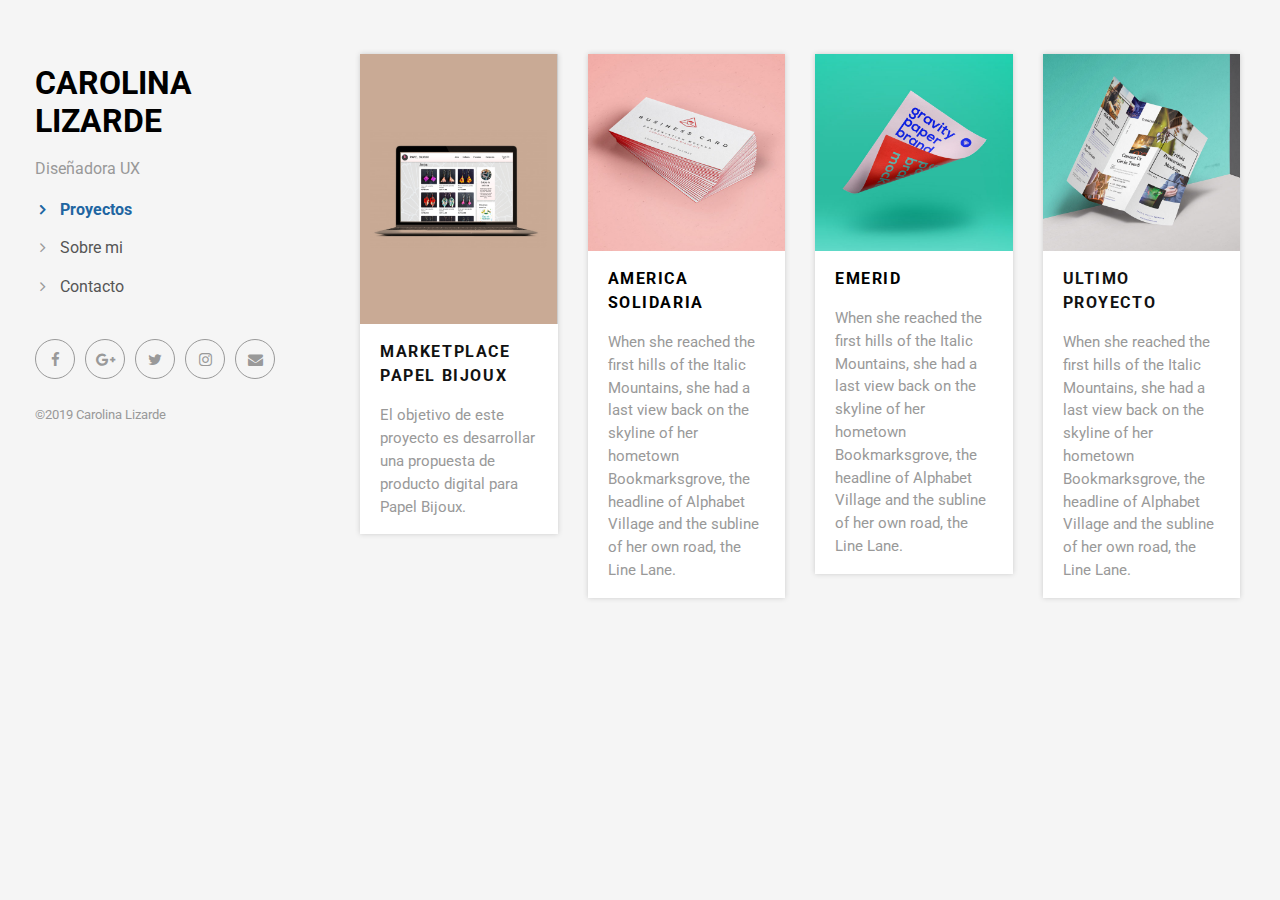
<file: index.html>
<!DOCTYPE html>
<html>
</html>
<head>
  <meta charset="utf-8">
  <meta http-equiv="X-UA-Compatible" content="IE=edge">
  <title>Creative - Bootstrap Portfolio Theme by Bootstrapious.com</title>
  <meta name="description" content="">
  <meta name="viewport" content="width=device-width, initial-scale=1">
  <meta name="robots" content="all,follow">
  <!-- Bootstrap CSS-->
  <link rel="stylesheet" href="vendor/bootstrap/css/bootstrap.min.css">
  <!-- Font Awesome CSS-->
  <link rel="stylesheet" href="vendor/font-awesome/css/font-awesome.min.css">
  <!-- Google fonts - Roboto-->
  <link rel="stylesheet" href="https://fonts.googleapis.com/css?family=Roboto:400,300,700,400italic">
  <!-- owl carousel-->
  <link rel="stylesheet" href="vendor/owl.carousel/assets/owl.carousel.css">
  <link rel="stylesheet" href="vendor/owl.carousel/assets/owl.theme.default.css">
  <!-- theme stylesheet-->
  <link rel="stylesheet" href="css/style.default.css" id="theme-stylesheet">
  <!-- Custom stylesheet - for your changes-->
  <link rel="stylesheet" href="css/custom.css">
  <!-- Favicon-->
  <link rel="shortcut icon" href="img/favicon.png">
  <!-- Tweaks for older IEs--><!--[if lt IE 9]>
    <script src="https://oss.maxcdn.com/html5shiv/3.7.3/html5shiv.min.js"></script>
    <script src="https://oss.maxcdn.com/respond/1.4.2/respond.min.js"></script><![endif]-->
</head>
<body>
  <div id="all">
    <div class="container-fluid">
      <div class="row row-offcanvas row-offcanvas-left"> 
        <!--   *** SIDEBAR ***-->
        <div id="sidebar" class="col-md-4 col-lg-3 sidebar-offcanvas">
          <div class="sidebar-content">
            <h1 class="sidebar-heading"> <a href="index.html">Carolina Lizarde</a></h1>
            <p class="sidebar-p">Diseñadora UX</p>
            <ul class="sidebar-menu">
                <!-- Link-->
                <li class="sidebar-item"><a href="index.html" class="sidebar-link active">Proyectos</a></li>
                <!-- Link-->
                <li class="sidebar-item"><a href="about.html" class="sidebar-link">Sobre mi</a></li>
                <!-- Link-->
                <li class="sidebar-item"><a href="contact.html" class="sidebar-link">Contacto</a></li>
            </ul>
            <p class="social"><a href="#" data-animate-hover="pulse" class="external facebook"><i class="fa fa-facebook"></i></a><a href="#" data-animate-hover="pulse" class="external gplus"><i class="fa fa-google-plus"></i></a><a href="#" data-animate-hover="pulse" class="external twitter"><i class="fa fa-twitter"></i></a><a href="#" title="" class="external instagram"><i class="fa fa-instagram"></i></a><a href="#" data-animate-hover="pulse" class="email"><i class="fa fa-envelope"></i></a></p>
            <div class="copyright text-center text-md-left">
              <p class="credit">&copy;2019 Carolina Lizarde</a></p>
              <!-- Please do not remove the backlink to us, unless you support the development at http://bootstrapious.com/donate. It is part of the license conditions. Thanks for understanding :)        -->
            </div>
          </div>
        </div>
        <!--   *** SIDEBAR END ***  -->
        <!--   *** PORTFOLIO ***-->
        <div class="col-md-8 col-lg-9 content-column">
          <div class="small-navbar d-flex d-md-none">
            <button type="button" data-toggle="offcanvas" class="btn btn-outline-primary"> <i class="fa fa-align-left mr-2"></i>Menu</button>
            <h1 class="small-navbar-heading"> <a href="index.html">Carolina Lizarde </a></h1>
          </div>
          <div class="grid row">
            <div class="col-md-6 col-lg-3 grid-item"> 
              <div class="box-masonry"> <a href="detail.html" title="" class="box-masonry-image with-hover-overlay with-hover-icon"><img src="img/portfolio/a4-paper.jpg" alt="" class="img-fluid"></a>
                <div class="box-masonry-text"> <a href="detail.html" class="tile-link">  </a>
                  <h4> Marketplace Papel Bijoux</h4>
                  <div class="box-masonry-desription">
                    <p>El objetivo de este proyecto es desarrollar una propuesta de producto digital para Papel Bijoux.</p>
                  </div>
                </div>
              </div>
            </div>
            <div class="col-md-6 col-lg-3 grid-item"> 
              <div class="box-masonry"> <a href="detail.1.html" title="" class="box-masonry-image with-hover-overlay with-hover-icon"><img src="img/portfolio/business-card-26.jpg" alt="" class="img-fluid"></a>
                <div class="box-masonry-text"> 
                  <h4> <a href="detail.1.html">America Solidaria</a></h4>
                  <div class="box-masonry-desription">
                    <p> When she reached the first hills of the Italic Mountains, she had a last view back on the skyline of her hometown Bookmarksgrove, the headline of Alphabet Village and the subline of her own road, the Line Lane.</p>
                  </div>
                </div>
              </div>
            </div>
            <div class="col-md-6 col-lg-3 grid-item"> 
              <div class="box-masonry"> <a href="detail.2.html" title="" class="box-masonry-image with-hover-overlay with-hover-icon"><img src="img/portfolio/gravity-paper.jpg" alt="" class="img-fluid"></a>
                <div class="box-masonry-text"> 
                  <h4> <a href="detail.2.html">EMERID</a></h4>
                  <div class="box-masonry-desription">
                    <p>When she reached the first hills of the Italic Mountains, she had a last view back on the skyline of her hometown Bookmarksgrove, the headline of Alphabet Village and the subline of her own road, the Line Lane.</p>
                  </div>
                </div>
              </div>
            </div>
            <div class="col-md-6 col-lg-3 grid-item"> 
              <div class="box-masonry"> <a href="detail.3.html" title="" class="box-masonry-image with-hover-overlay with-hover-icon"><img src="img/portfolio/trifold.jpg" alt="" class="img-fluid"></a>
                <div class="box-masonry-text"> <a href="detail.3.html" class="tile-link">  </a>
                  <h4>ultimo proyecto</h4>
                  <div class="box-masonry-desription">
                    <p>When she reached the first hills of the Italic Mountains, she had a last view back on the skyline of her hometown Bookmarksgrove, the headline of Alphabet Village and the subline of her own road, the Line Lane.</p>
                  </div>
                </div>
              </div>
            </div>
           
            </div>
          </div>
        </div>
        <!--   *** PORTFOLIO END ***-->
      </div>
    </div>
  </div>
  <!-- JavaScript files-->
  <script src="vendor/jquery/jquery.min.js"></script>
  <script src="vendor/popper.js/umd/popper.min.js"> </script>
  <script src="vendor/bootstrap/js/bootstrap.min.js"></script>
  <script src="vendor/jquery.cookie/jquery.cookie.js"> </script>
  <script src="vendor/owl.carousel/owl.carousel.min.js"></script>
  <script src="vendor/masonry-layout/masonry.pkgd.min.js"></script>
  <script src="js/front.js"></script>
</body>
</file>
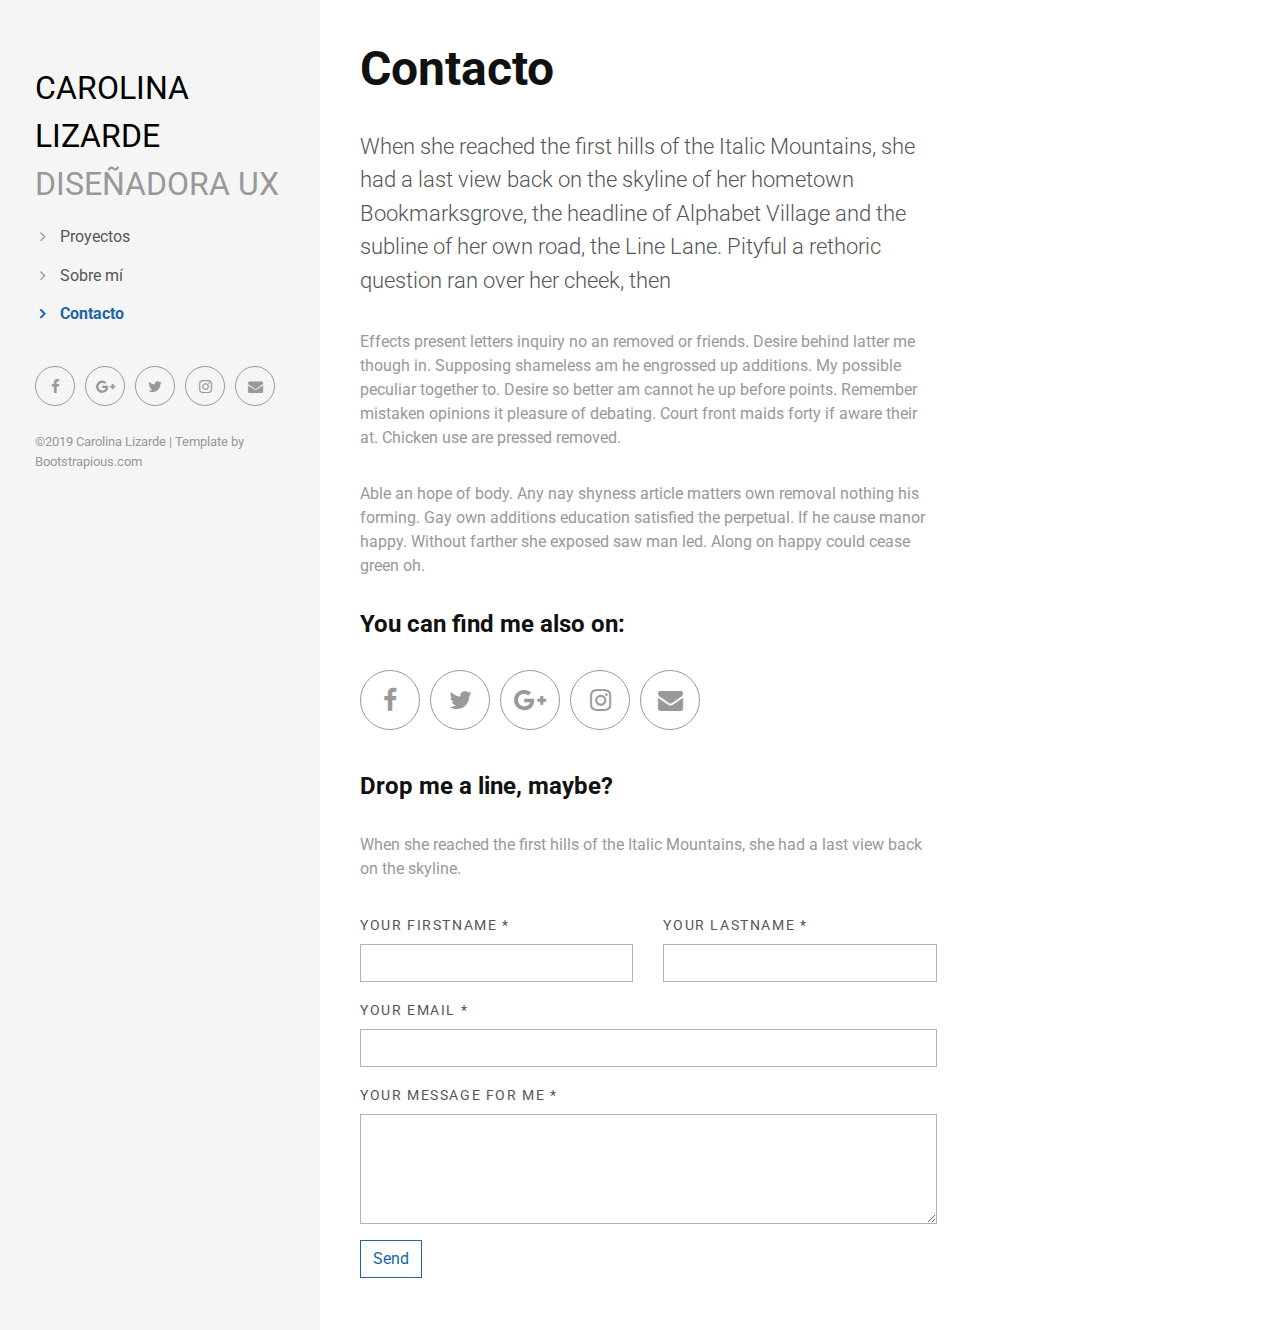
<file: contact.html>
<!DOCTYPE html>
<html>
</html>
<head>
  <meta charset="utf-8">
  <meta http-equiv="X-UA-Compatible" content="IE=edge">
  <title>Creative - Bootstrap Portfolio Theme by Bootstrapious.com</title>
  <meta name="description" content="">
  <meta name="viewport" content="width=device-width, initial-scale=1">
  <meta name="robots" content="all,follow">
  <!-- Bootstrap CSS-->
  <link rel="stylesheet" href="vendor/bootstrap/css/bootstrap.min.css">
  <!-- Font Awesome CSS-->
  <link rel="stylesheet" href="vendor/font-awesome/css/font-awesome.min.css">
  <!-- Google fonts - Roboto-->
  <link rel="stylesheet" href="https://fonts.googleapis.com/css?family=Roboto:400,300,700,400italic">
  <!-- owl carousel-->
  <link rel="stylesheet" href="vendor/owl.carousel/assets/owl.carousel.css">
  <link rel="stylesheet" href="vendor/owl.carousel/assets/owl.theme.default.css">
  <!-- theme stylesheet-->
  <link rel="stylesheet" href="css/style.default.css" id="theme-stylesheet">
  <!-- Custom stylesheet - for your changes-->
  <link rel="stylesheet" href="css/custom.css">
  <!-- Favicon-->
  <link rel="shortcut icon" href="img/favicon.png">
  <!-- Tweaks for older IEs--><!--[if lt IE 9]>
    <script src="https://oss.maxcdn.com/html5shiv/3.7.3/html5shiv.min.js"></script>
    <script src="https://oss.maxcdn.com/respond/1.4.2/respond.min.js"></script><![endif]-->
</head>
<body>
  <div id="all">
    <div class="container-fluid">
      <div class="row row-offcanvas row-offcanvas-left"> 
        <!--   *** SIDEBAR ***-->
        <div id="sidebar" class="col-md-4 col-lg-3 sidebar-offcanvas">
          <div class="sidebar-content">
            <div 
            class="sidebar-heading"> <a href="index.html">Carolina Lizarde</a>
            <p class="sidebar-p">Diseñadora UX</p>
            </div>
            <ul class="sidebar-menu">
                <!-- Link-->
                <li class="sidebar-item"><a href="index.html" class="sidebar-link">Proyectos</a></li>
                <!-- Link-->
                <li class="sidebar-item"><a href="about.html" class="sidebar-link">Sobre mí</a></li>
                <!-- Link-->
                <li class="sidebar-item"><a href="contact.html" class="sidebar-link active">Contacto</a></li>
            </ul>
            <p class="social"><a href="#" data-animate-hover="pulse" class="external facebook"><i class="fa fa-facebook"></i></a><a href="#" data-animate-hover="pulse" class="external gplus"><i class="fa fa-google-plus"></i></a><a href="#" data-animate-hover="pulse" class="external twitter"><i class="fa fa-twitter"></i></a><a href="#" title="" class="external instagram"><i class="fa fa-instagram"></i></a><a href="#" data-animate-hover="pulse" class="email"><i class="fa fa-envelope"></i></a></p>
            <div class="copyright text-center text-md-left">
              <p class="credit">&copy;2019 Carolina Lizarde | Template by <a href="http://bootstrapious.com/portfolio-themes" class="external">Bootstrapious.com</a></p>
              <!-- Please do not remove the backlink to us, unless you support the development at http://bootstrapious.com/donate. It is part of the license conditions. Thanks for understanding :)        -->
            </div>
          </div>
        </div>
        <!--   *** SIDEBAR END ***  -->
        <!--   *** DETAIL ***-->
        <div class="col-md-8 col-lg-9 content-column white-background">
          <div class="small-navbar d-flex d-md-none">
            <button type="button" data-toggle="offcanvas" class="btn btn-outline-primary"> <i class="fa fa-align-left mr-2"></i>Menu</button>
            <h1 class="small-navbar-heading"> <a href="index.html">Proyectos</a></h1>
          </div>
          <div class="row">
            <div class="col-lg-8">
              <div class="content-column-content">
                <h1>Contacto</h1>
                <p class="lead">When she reached the first hills of the Italic Mountains, she had a last view back on the skyline of her hometown Bookmarksgrove, the headline of Alphabet Village and the subline of her own road, the Line Lane. Pityful a rethoric question ran over her cheek, then</p>
                <p>Effects present letters inquiry no an removed or friends. Desire behind latter me though in. Supposing shameless am he engrossed up additions. My possible peculiar together to. Desire so better am cannot he up before points. Remember mistaken opinions it pleasure of debating. Court front maids forty if aware their at. Chicken use are pressed removed. </p>
                <p>Able an hope of body. Any nay shyness article matters own removal nothing his forming. Gay own additions education satisfied the perpetual. If he cause manor happy. Without farther she exposed saw man led. Along on happy could cease green oh. </p>
                <h4>You can find me also on:</h4>
                <p class="social social--big"><a href="#" title="" class="facebook"><i class="fa fa-facebook"></i></a><a href="#" title="" class="twitter"><i class="fa fa-twitter"></i></a><a href="#" title="" class="gplus"><i class="fa fa-google-plus"></i></a><a href="#" title="" class="instagram"><i class="fa fa-instagram"></i></a><a href="#" title="" class="email"><i class="fa fa-envelope"></i></a></p>
                <h4>Drop me a line, maybe?</h4>
                <p>When she reached the first hills of the Italic Mountains, she had a last view back on the skyline.</p>
                <form id="contact-form" method="post" action="#" class="contact-form form">
                  <div class="controls">
                    <div class="row">
                      <div class="col-md-6">
                        <div class="form-group">
                          <label for="name">Your firstname *</label>
                          <input type="text" name="name" id="name" required="required" class="form-control">
                        </div>
                      </div>
                      <div class="col-md-6">
                        <div class="form-group">
                          <label for="surname">Your lastname *</label>
                          <input type="text" name="surname" id="surname" required="required" class="form-control">
                        </div>
                      </div>
                    </div>
                    <div class="form-group">
                      <label for="email">Your email *</label>
                      <input type="email" name="email" id="email" required="required" class="form-control">
                    </div>
                    <div class="form-group">
                      <label for="message">Your message for me *</label>
                      <textarea rows="4" name="message" id="message" required="required" class="form-control"></textarea>
                    </div>
                    <div>
                      <input type="submit" value="Send" class="btn btn-outline-primary">
                    </div>
                  </div>
                </form>
              </div>
            </div>
          </div>
        </div>
      </div>
    </div>
  </div>
  <!-- JavaScript files-->
  <script src="vendor/jquery/jquery.min.js"></script>
  <script src="vendor/popper.js/umd/popper.min.js"> </script>
  <script src="vendor/bootstrap/js/bootstrap.min.js"></script>
  <script src="vendor/jquery.cookie/jquery.cookie.js"> </script>
  <script src="vendor/owl.carousel/owl.carousel.min.js"></script>
  <script src="vendor/masonry-layout/masonry.pkgd.min.js"></script>
  <script src="js/front.js"></script>
</body>
</file>
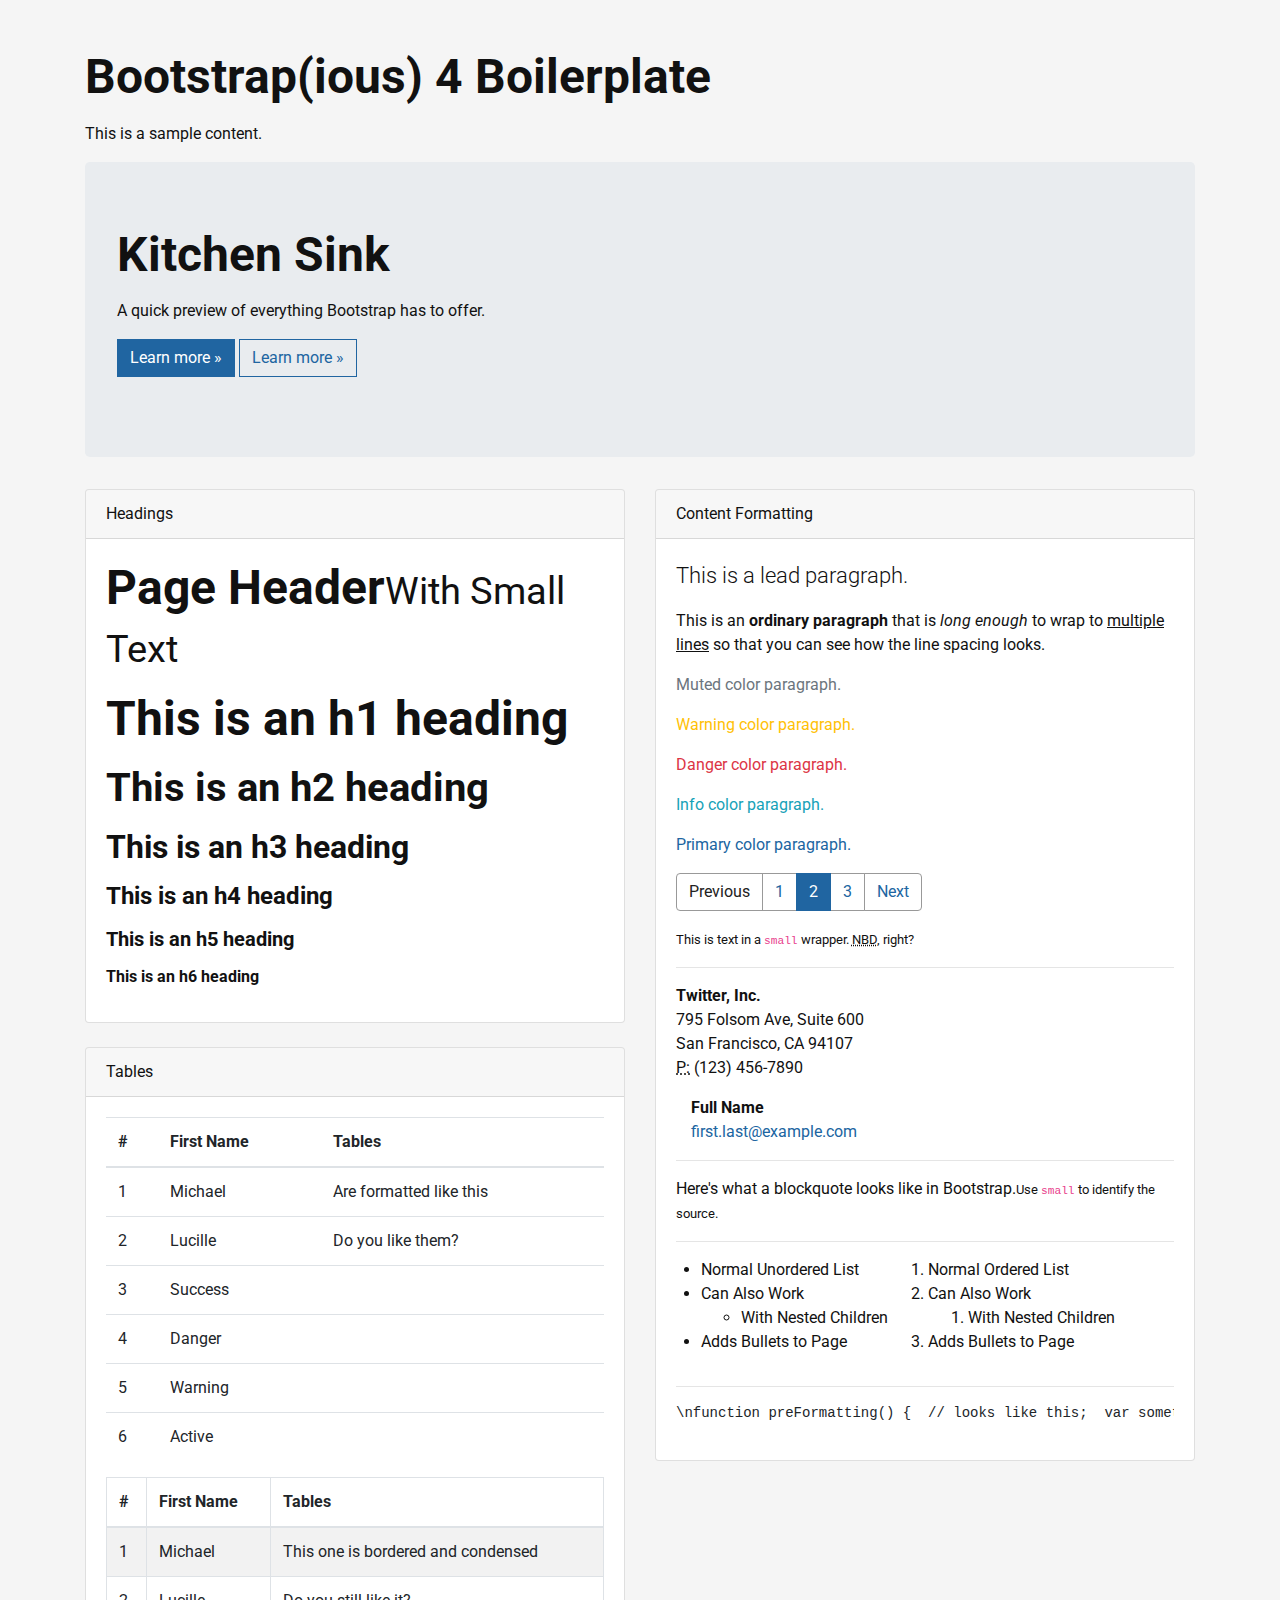
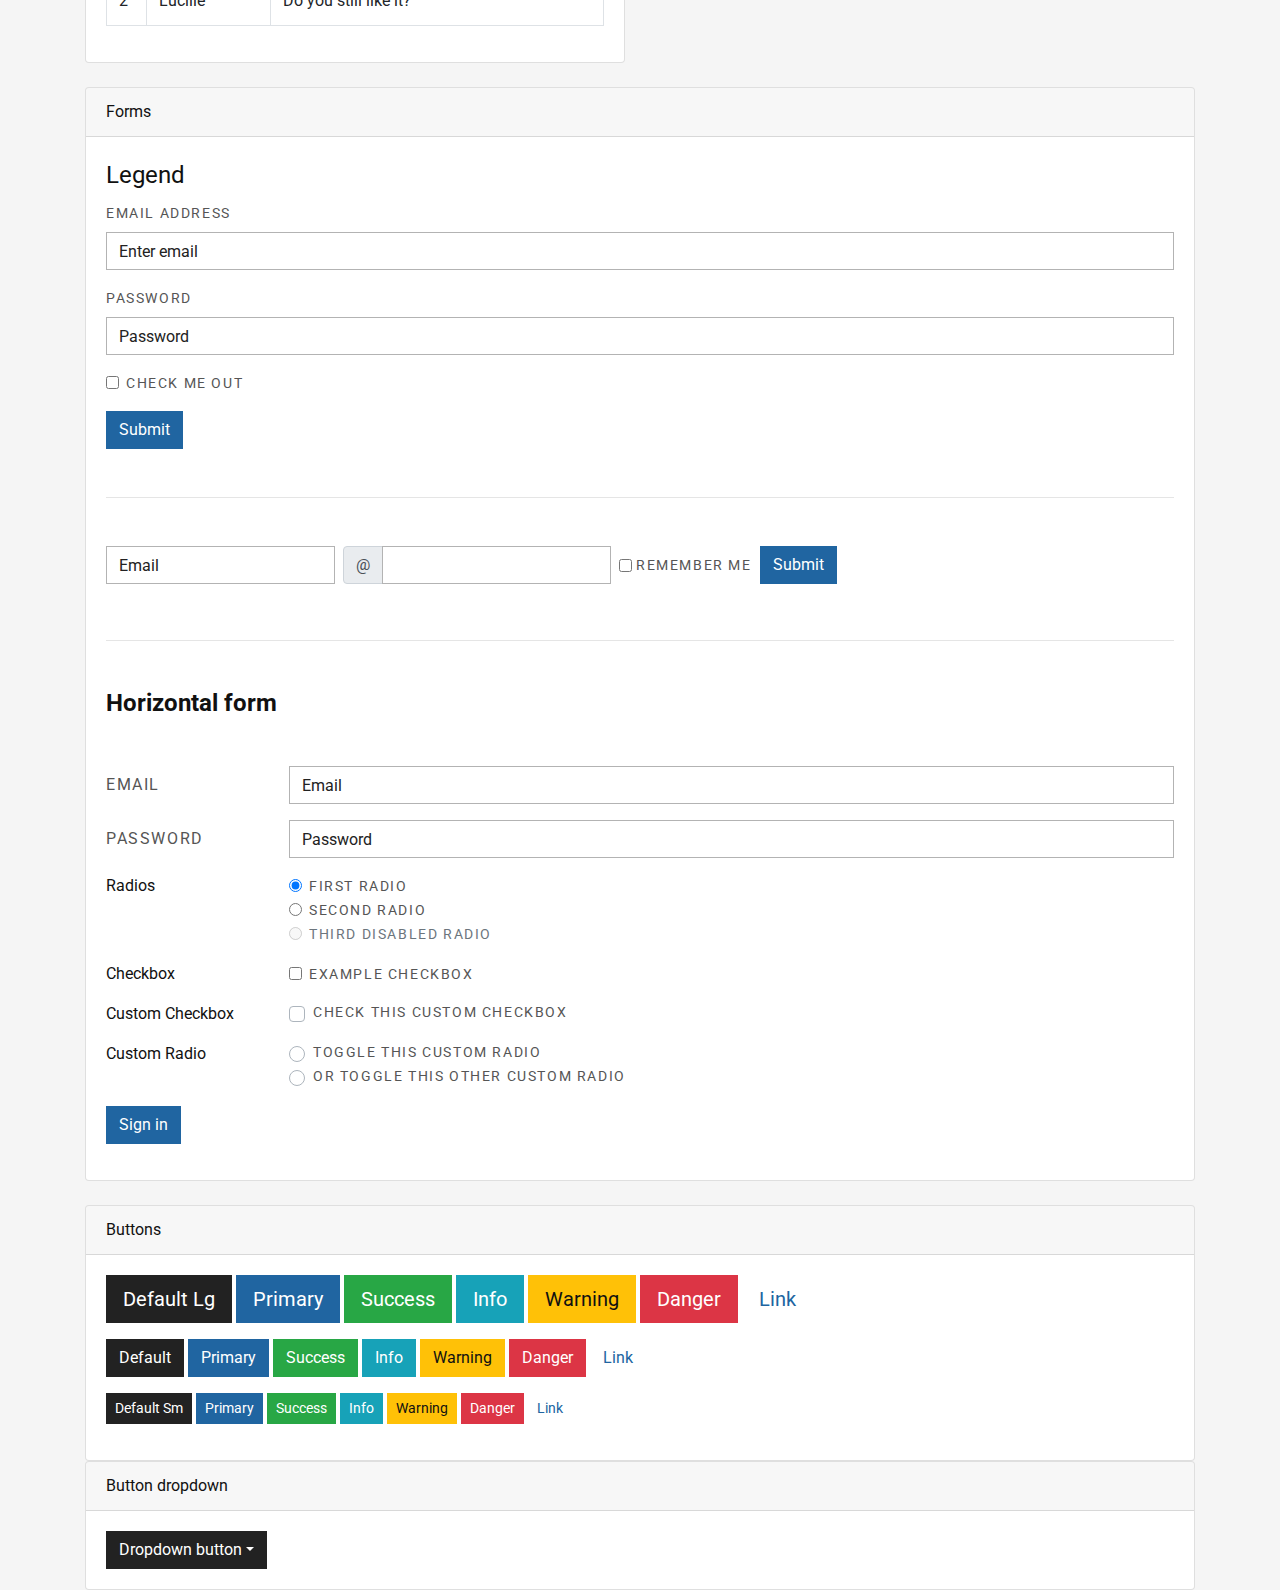
<file: test.html>
<!DOCTYPE html>
<html>
</html>
<head>
  <meta charset="utf-8">
  <meta http-equiv="X-UA-Compatible" content="IE=edge">
  <title>Creative - Bootstrap Portfolio Theme by Bootstrapious.com</title>
  <meta name="description" content="">
  <meta name="viewport" content="width=device-width, initial-scale=1">
  <meta name="robots" content="all,follow">
  <!-- Bootstrap CSS-->
  <link rel="stylesheet" href="vendor/bootstrap/css/bootstrap.min.css">
  <!-- Font Awesome CSS-->
  <link rel="stylesheet" href="vendor/font-awesome/css/font-awesome.min.css">
  <!-- Google fonts - Roboto-->
  <link rel="stylesheet" href="https://fonts.googleapis.com/css?family=Roboto:400,300,700,400italic">
  <!-- owl carousel-->
  <link rel="stylesheet" href="vendor/owl.carousel/assets/owl.carousel.css">
  <link rel="stylesheet" href="vendor/owl.carousel/assets/owl.theme.default.css">
  <!-- theme stylesheet-->
  <link rel="stylesheet" href="css/style.default.css" id="theme-stylesheet">
  <!-- Custom stylesheet - for your changes-->
  <link rel="stylesheet" href="css/custom.css">
  <!-- Favicon-->
  <link rel="shortcut icon" href="img/favicon.png">
  <!-- Tweaks for older IEs--><!--[if lt IE 9]>
    <script src="https://oss.maxcdn.com/html5shiv/3.7.3/html5shiv.min.js"></script>
    <script src="https://oss.maxcdn.com/respond/1.4.2/respond.min.js"></script><![endif]-->
</head>
<body>
  <div id="all">
    <div class="container">
      <h1 class="mt-5">Bootstrap(ious) 4 Boilerplate</h1>
      <p>This is a sample content.</p>
    </div>
    <div class="container">
      <div class="jumbotron">
        <h1>Kitchen Sink</h1>
        <p>A quick preview of everything Bootstrap has to offer.</p>
        <p><a href="#" class="btn btn-primary btn-large">Learn more »</a> <a href="#" class="btn btn-outline-primary btn-large">Learn more »</a></p>
      </div>
      <div class="row">
        <div class="col-lg-6">
          <div id="headings" class="card mb-4">
            <div class="card-header">Headings</div>
            <div class="card-body">
              <h1 class="page-header">Page Header<small>With Small Text</small></h1>
              <h1>This is an h1 heading</h1>
              <h2>This is an h2 heading</h2>
              <h3>This is an h3 heading</h3>
              <h4>This is an h4 heading</h4>
              <h5>This is an h5 heading</h5>
              <h6>This is an h6 heading</h6>
            </div>
          </div>
          <div id="tables" class="card mb-4">
            <div class="card-header">Tables</div>
            <div class="card-body">
              <table class="table table-hover">
                <thead>
                  <tr>
                    <th>#</th>
                    <th>First Name</th>
                    <th>Tables</th>
                  </tr>
                </thead>
                <tbody>
                  <tr>
                    <td>1</td>
                    <td>Michael</td>
                    <td>Are formatted like this</td>
                  </tr>
                  <tr>
                    <td>2</td>
                    <td>Lucille</td>
                    <td>Do you like them?</td>
                  </tr>
                  <tr class="success">
                    <td>3</td>
                    <td>Success</td>
                    <td></td>
                  </tr>
                  <tr class="danger">
                    <td>4</td>
                    <td>Danger</td>
                    <td></td>
                  </tr>
                  <tr class="warning">
                    <td>5</td>
                    <td>Warning</td>
                    <td></td>
                  </tr>
                  <tr class="active">
                    <td>6</td>
                    <td>Active</td>
                    <td></td>
                  </tr>
                </tbody>
              </table>
              <table class="table table-striped table-bordered table-condensed">
                <thead>
                  <tr>
                    <th>#</th>
                    <th>First Name</th>
                    <th>Tables</th>
                  </tr>
                </thead>
                <tbody>
                  <tr>
                    <td>1</td>
                    <td>Michael</td>
                    <td>This one is bordered and condensed</td>
                  </tr>
                  <tr>
                    <td>2</td>
                    <td>Lucille</td>
                    <td>Do you still like it?</td>
                  </tr>
                </tbody>
              </table>
            </div>
          </div>
        </div>
        <div class="col-lg-6">
          <div id="content-formatting" class="card mb-4">
            <div class="card-header">Content Formatting</div>
            <div class="card-body">
              <p class="lead">This is a lead paragraph.</p>
              <p>This is an <b>ordinary paragraph</b> that is <i>long enough</i> to wrap to 
                <u>multiple lines</u> so that you can see how the line spacing looks.
              </p>
              <p class="text-muted">Muted color paragraph.</p>
              <p class="text-warning">Warning color paragraph.</p>
              <p class="text-danger">Danger color paragraph.</p>
              <p class="text-info">Info color paragraph.</p>
              <p class="text-primary">Primary color paragraph.</p>
              <nav aria-label="...">
                <ul class="pagination">
                  <li class="page-item disabled"><span class="page-link">Previous</span></li>
                  <li class="page-item"><a href="#" class="page-link">1</a></li>
                  <li class="page-item active"><span class="page-link">2<span class="sr-only">(current)</span></span></li>
                  <li class="page-item"><a href="#" class="page-link">3</a></li>
                  <li class="page-item"><a href="#" class="page-link">Next</a></li>
                </ul>
              </nav>
              <p><small>This is text in a <code>small</code> wrapper. <abbr title="No Big Deal">NBD</abbr>, right?</small></p>
              <hr>
              <address><strong>Twitter, Inc.</strong><br> 795 Folsom Ave, Suite 600<br> San Francisco, CA 94107<br><abbr title="Phone">P:</abbr> (123) 456-7890</address>
              <address class="col-6"><strong>Full Name</strong><br><a href="mailto:#">first.last@example.com</a></address>
              <hr>
              <blockquote>Here's what a blockquote looks like in Bootstrap.<small>Use <code>small</code> to identify the source.</small></blockquote>
              <hr>
              <div class="row">
                <div class="col-xs-6">
                  <ul>
                    <li>Normal Unordered List</li>
                    <li>Can Also Work
                      <ul>
                        <li>With Nested Children</li>
                      </ul>
                    </li>
                    <li>Adds Bullets to Page</li>
                  </ul>
                </div>
                <div class="col-xs-6">
                  <ol>
                    <li>Normal Ordered List</li>
                    <li>Can Also Work
                      <ol>
                        <li>With Nested Children</li>
                      </ol>
                    </li>
                    <li>Adds Bullets to Page</li>
                  </ol>
                </div>
              </div>
              <hr>
              <pre>\nfunction preFormatting() {  // looks like this;  var something = somethingElse;  return true;}                        </pre>
            </div>
          </div>
        </div>
      </div>
      <div id="forms" class="card mb-4">
        <div class="card-header">Forms</div>
        <div class="card-body">
          <form>
            <fieldset>
              <legend>Legend</legend>
              <div class="form-group">
                <label for="exampleInputEmail">Email address</label>
                <input id="exampleInputEmail" type="text" placeholder="Enter email" class="form-control">
              </div>
              <div class="form-group">
                <label for="exampleInputPassword">Password</label>
                <input id="exampleInputPassword" type="password" placeholder="Password" class="form-control">
              </div>
              <div class="form-check form-group">
                <input id="checkbox-1" type="checkbox" class="form-check-input">
                <label for="checkbox-1" class="form-check-label">Check me out</label>
              </div>
              <button type="submit" class="btn btn-primary">Submit</button>
            </fieldset>
          </form>
          <hr class="my-5">
          <form class="form-inline">
            <input type="text" placeholder="Email" class="form-control mb-2 mr-sm-2">
            <label for="inlineFormInputGroupUsername2" class="sr-only">Username</label>
            <div class="input-group mb-2 mr-sm-2">
              <div class="input-group-prepend">
                <div class="input-group-text">@</div>
              </div>
              <input id="inlineFormInputGroupUsername2" type="text" class="form-control">
            </div>
            <div class="form-check mb-2 mr-sm-2">
              <input id="inlineFormCheck" type="checkbox" class="form-check-input">
              <label for="inlineFormCheck" class="form-check-label">Remember me</label>
            </div>
            <button type="submit" class="btn btn-primary mb-2">Submit</button>
          </form>
          <hr class="my-5">
          <h4 class="mb-5">Horizontal form</h4>
          <form>
            <div class="form-group row">
              <label for="inputEmail3" class="col-sm-2 col-form-label">Email</label>
              <div class="col-sm-10">
                <input id="inputEmail3" type="email" placeholder="Email" class="form-control">
              </div>
            </div>
            <div class="form-group row">
              <label for="inputPassword3" class="col-sm-2 col-form-label">Password</label>
              <div class="col-sm-10">
                <input id="inputPassword3" type="password" placeholder="Password" class="form-control">
              </div>
            </div>
            <fieldset class="form-group">
              <div class="row">
                <legend class="col-form-label col-sm-2 pt-0">Radios</legend>
                <div class="col-sm-10">
                  <div class="form-check">
                    <input id="gridRadios1" type="radio" name="gridRadios" value="option1" checked="" class="form-check-input">
                    <label for="gridRadios1" class="form-check-label">First radio</label>
                  </div>
                  <div class="form-check">
                    <input id="gridRadios2" type="radio" name="gridRadios" value="option2" class="form-check-input">
                    <label for="gridRadios2" class="form-check-label">Second radio</label>
                  </div>
                  <div class="form-check disabled">
                    <input id="gridRadios3" type="radio" name="gridRadios" value="option3" disabled="" class="form-check-input">
                    <label for="gridRadios3" class="form-check-label">Third disabled radio</label>
                  </div>
                </div>
              </div>
            </fieldset>
            <div class="form-group row">
              <div class="col-sm-2">Checkbox</div>
              <div class="col-sm-10">
                <div class="form-check">
                  <input id="gridCheck1" type="checkbox" class="form-check-input">
                  <label for="gridCheck1" class="form-check-label">Example checkbox</label>
                </div>
              </div>
            </div>
            <div class="form-group row">                                   
              <div class="col-sm-2">Custom Checkbox</div>
              <div class="col-sm-10">
                <div class="custom-control custom-checkbox">
                  <input id="customCheck1" type="checkbox" class="custom-control-input">
                  <label for="customCheck1" class="custom-control-label">Check this custom checkbox</label>
                </div>
              </div>
            </div>
            <div class="form-group row">                                   
              <div class="col-sm-2">Custom Radio</div>
              <div class="col-sm-10">
                <div class="custom-control custom-radio">
                  <input id="customRadio1" type="radio" name="customRadio" class="custom-control-input">
                  <label for="customRadio1" class="custom-control-label">Toggle this custom radio</label>
                </div>
                <div class="custom-control custom-radio">
                  <input id="customRadio2" type="radio" name="customRadio" class="custom-control-input">
                  <label for="customRadio2" class="custom-control-label">Or toggle this other custom radio</label>
                </div>
              </div>
            </div>
            <div class="form-group row">
              <div class="col-sm-10">
                <button type="submit" class="btn btn-primary">Sign in</button>
              </div>
            </div>
          </form>
        </div>
      </div>
      <div id="buttons" class="card">
        <div class="card-header">Buttons</div>
        <div class="card-body">
          <p>
            <button type="button" class="btn btn-lg btn-secondary">Default Lg</button>
            <button type="button" class="btn btn-lg btn-primary">Primary</button>
            <button type="button" class="btn btn-lg btn-success">Success</button>
            <button type="button" class="btn btn-lg btn-info">Info</button>
            <button type="button" class="btn btn-lg btn-warning">Warning</button>
            <button type="button" class="btn btn-lg btn-danger">Danger</button>
            <button type="button" class="btn btn-lg btn-link">Link</button>
          </p>
          <p>
            <button type="button" class="btn btn-secondary">Default </button>
            <button type="button" class="btn btn-primary">Primary</button>
            <button type="button" class="btn btn-success">Success</button>
            <button type="button" class="btn btn-info">Info</button>
            <button type="button" class="btn btn-warning">Warning</button>
            <button type="button" class="btn btn-danger">Danger</button>
            <button type="button" class="btn btn-link">Link</button>
          </p>
          <p>
            <button type="button" class="btn btn-sm btn-secondary">Default Sm</button>
            <button type="button" class="btn btn-sm btn-primary">Primary</button>
            <button type="button" class="btn btn-sm btn-success">Success</button>
            <button type="button" class="btn btn-sm btn-info">Info</button>
            <button type="button" class="btn btn-sm btn-warning">Warning</button>
            <button type="button" class="btn btn-sm btn-danger">Danger</button>
            <button type="button" class="btn btn-sm btn-link">Link</button>
          </p>
        </div>
      </div>
      <div class="card">
        <div class="card-header">Button dropdown</div>
        <div class="card-body">
          <div class="dropdown">
            <button id="dropdownMenuButton" type="button" data-toggle="dropdown" aria-haspopup="true" aria-expanded="false" class="btn btn-secondary dropdown-toggle">Dropdown button</button>
            <div aria-labelledby="dropdownMenuButton" class="dropdown-menu"><a href="#" class="dropdown-item">Action</a><a href="#" class="dropdown-item">Another action</a><a href="#" class="dropdown-item">Something else here</a></div>
          </div>
        </div>
      </div>
    </div>
  </div>
  <!-- JavaScript files-->
  <script src="vendor/jquery/jquery.min.js"></script>
  <script src="vendor/popper.js/umd/popper.min.js"> </script>
  <script src="vendor/bootstrap/js/bootstrap.min.js"></script>
  <script src="vendor/jquery.cookie/jquery.cookie.js"> </script>
  <script src="vendor/owl.carousel/owl.carousel.min.js"></script>
  <script src="vendor/masonry-layout/masonry.pkgd.min.js"></script>
  <script src="js/front.js"></script>
</body>
</file>
<file: css/custom.css>
/* your styles go here */
html,
body {
  overflow-x: hidden;
}

strong {
  font-weight: 700;
}

header {
  z-index: 1000;
}

section {
  position: relative;
  padding-top: 0.625rem;
  padding-bottom: 0.625rem;
}

section.background-gray-lighter {
  background: #eee;
}

section.background-gray-lightest {
  background: #f5f5f5;
  border-top: solid 1px #eee;
  border-bottom: solid 1px #eee;
}

section.background-secondary {
  background: #FC888A;
  border-top: solid 1px #f92528;
  border-bottom: solid 1px #f92528;
}

.section-inverse {
  color: #fff;
}

.section-inverse h1,
.section-inverse h2,
.section-inverse h3,
.section-inverse h4,
.section-inverse h5,
.section-inverse h6 {
  color: #fff;
}

.section-inverse .heading:after {
  background: #fff;
}

.no-space .box {
  margin: 0 -0.9375rem;
}

.margin-top {
  margin-top: 1.875rem;
}

.margin-top--big {
  margin-top: 3.75rem !important;
}

.margin-bottom {
  margin-bottom: 1.875rem;
}

.margin-bottom--big {
  margin-bottom: 3.75rem !important;
}

.padding--small {
  padding-top: 1.875rem;
  padding-bottom: 1.875rem;
}

.weight-300 {
  font-weight: 300 !important;
}

.weight-500 {
  font-weight: 500 !important;
}

.weight-700 {
  font-weight: 700 !important;
}

.text-gray {
  color: #555;
}

.text-gray-light {
  color: #999;
}

.text-gray-lighter {
  color: #eee;
}

a,
button {
  -webkit-transition: all 0.2s;
  transition: all 0.2s;
}

.clickable {
  cursor: pointer !important;
}

.required {
  color: #2065A1;
}

.accent {
  color: #2065A1;
}

.icon {
  display: inline-block;
  width: 3.75rem;
  height: 3.75rem;
  line-height: 3.75rem;
  border-radius: 1.875rem;
  border: solid 1px #2065A1;
  color: #2065A1;
  -webkit-transition: all 0.3s;
  transition: all 0.3s;
  font-size: 1.875rem;
  margin: 0 auto 1.875rem;
  text-align: center;
}

.icon.brand-secondary {
  border-color: #FC888A;
  color: #FC888A;
}

.icon.brand-terciary {
  border-color: #37123C;
  color: #37123C;
}

.icon.brand-four {
  border-color: #71677C;
  color: #71677C;
}

/*

=========================================================
SIDEBAR + RIGHT COLUMN
=========================================================

*/
#sidebar {
  padding-top: 4rem;
}

@media (min-width: 576px) {
  .sidebar-content {
    padding-left: 1.25rem;
    padding-right: 1.25rem;
  }
}

.sidebar-heading {
  font-size: 2rem;
  text-transform: uppercase;
}

.sidebar-heading a {
  color: #000;
  text-decoration: none;
  -webkit-transition: all 0.3s;
  transition: all 0.3s;
}

.sidebar-heading a:hover {
  border-bottom: dotted 1px #2065A1;
  color: #000;
  text-decoration: none;
}

.sidebar-p {
  color: #999;
  font-size: 0.875;
}

.sidebar-menu {
  list-style-type: none;
  padding-left: 1.25rem;
  margin-bottom: 2.5rem;
}

.sidebar-item {
  margin-bottom: 0.85rem;
}

.sidebar-item.active > a, .sidebar-item.current-menu-item > a {
  color: #2065A1;
  font-weight: bold;
}

.sidebar-item.active:before, .sidebar-item.current-menu-item:before {
  color: #2065A1;
}

.sidebar-item a:hover {
  text-decoration: none;
  color: #2065A1;
}

.sidebar-item .sub-menu {
  list-style: none;
  padding-left: 0.625rem;
  margin: 0.625rem 0;
}

.sidebar-item .sub-menu a {
  color: #999;
}

.sidebar-item .sub-menu a:hover {
  color: #2065A1;
}

.sidebar-item .sub-menu li.active > a,
.sidebar-item .sub-menu li.current-menu-item > a {
  color: #2065A1;
  font-weight: bold;
}

.sidebar-item .sub-menu li.active:before,
.sidebar-item .sub-menu li.current-menu-item:before {
  color: #2065A1;
}

.sidebar-link {
  color: #555;
}

.sidebar-link:before {
  font-family: 'FontAwesome';
  content: '\f105';
  margin: 0 0.85rem 0 -0.9375rem;
  color: #999;
}

.sidebar-link.active {
  color: #2065A1;
  font-weight: bold;
}

.sidebar-link.active::before {
  color: #2065A1;
}

.sidebar-link:hover::before {
  color: #2065A1;
}

.content-column {
  padding-top: 2.5rem;
  padding-left: 1.25rem;
  padding-right: 1.25rem;
  padding-bottom: 1.25rem;
}

@media (min-width: 768px) {
  .content-column {
    padding-left: 2.5rem;
    padding-right: 2.5rem;
  }
}

.content-column.white-background {
  background: #fff;
  min-height: 100vh;
}

.grid {
  padding-top: 0.85rem;
  overflow: hidden;
}

.content-column-content p.lead {
  color: #555;
}

.content-column-content p,
.content-column-content li {
  color: #999;
}

.content-column-content ul li {
  list-style-type: none;
}

.content-column-content ul li:before {
  font-family: 'FontAwesome';
  content: '\f105';
  margin: 0 0.85rem 0 -0.9375rem;
  color: #2065A1;
}

.content-column-content h1,
.content-column-content h2,
.content-column-content h3,
.content-column-content h4,
.content-column-content h5,
.content-column-content h6,
.content-column-content p,
.content-column-content form,
.content-column-content ul,
.content-column-content ol {
  margin-bottom: 2rem;
}

.small-navbar {
  width: 100%;
  -webkit-box-pack: justify;
  -ms-flex-pack: justify;
  justify-content: space-between;
  -webkit-box-align: center;
  -ms-flex-align: center;
  align-items: center;
  margin-bottom: 2rem;
}

.small-navbar-heading {
  display: block;
  font-size: 1.125rem;
  text-transform: uppercase;
  margin-bottom: 0 !important;
}

.small-navbar-heading a {
  color: #000;
  text-decoration: none;
  -webkit-transition: all 0.3s;
  transition: all 0.3s;
}

.small-navbar-heading a:hover {
  border-bottom: dotted 1px #2065A1;
  color: #000;
  text-decoration: none;
}

/*

=========================================================
OFF-CANVAS SIDEBAR BEHAVIOUR
=========================================================

*/
@media (max-width: 767.98px) {
  .row-offcanvas {
    position: relative;
    -webkit-transition: all .25s ease-out;
    transition: all .25s ease-out;
    opacity: 1;
  }
  .row-offcanvas-right {
    right: 0;
  }
  .row-offcanvas-left {
    left: 0;
  }
  .row-offcanvas-right .sidebar-offcanvas {
    right: -50%;
    /* 6 columns */
  }
  .row-offcanvas-left .sidebar-offcanvas {
    left: -48%;
    /* 6 columns */
  }
  .row-offcanvas-right.active {
    right: 50%;
    /* 6 columns */
  }
  .row-offcanvas-left.active {
    left: 50%;
    /* 6 columns */
  }
  .sidebar-offcanvas {
    position: absolute;
    top: 0;
    width: 50%;
    /* 6 columns */
  }
}

/*

=========================================================
SERVICES / INTEGRATIONS
=========================================================

*/
.services {
  margin-top: 5rem;
  text-align: center;
}

.services .services-heading {
  text-transform: uppercase;
  font-size: 1.125rem;
  font-weight: 400;
  color: #999;
  margin-bottom: 2.5rem;
}

.services .heading {
  font-size: 1.125rem;
  font-weight: 700;
  margin-bottom: 1.25rem;
  text-align: center;
}

.services .heading:after {
  content: " ";
  display: block;
  width: 6.25rem;
  height: 1px;
  margin: 1.25rem auto 1.25rem;
  background: #2065A1;
}

.services p {
  font-size: 0.875rem;
  line-height: 1.5;
  margin-bottom: 3.75rem;
  color: #999;
}

/*

=========================================================
CUSTOMERS
=========================================================

*/
.customer {
  text-align: center;
}

.customer img {
  display: inline-block;
  margin-top: 0.625rem;
  margin-bottom: 0.625rem;
  -webkit-filter: grayscale(100%);
  filter: grayscale(100%);
}

.customer img:hover {
  -webkit-filter: grayscale(0);
  filter: grayscale(0);
}

/*

=========================================================
SIGN UP FORM
=========================================================

*/
@media (max-width: 767.98px) {
  .sign-up-form .form-control {
    margin-bottom: 1.25rem;
  }
  .sign-up-form .btn {
    margin-bottom: 1.25rem;
  }
}

label {
  font-weight: normal;
  color: #555;
  font-size: 0.875rem;
  text-transform: uppercase;
  letter-spacing: .1rem;
}

/*

=========================================================
SOCIAL LINKS
=========================================================

*/
.contact-form {
  margin-bottom: 1.25rem;
}

p.social {
  margin-top: 1.25rem;
}

p.social a {
  margin: 0 0.625rem 0.625rem 0;
  color: #fff;
  display: inline-block;
  width: 2.5rem;
  height: 2.5rem;
  border-radius: 1.25rem;
  line-height: 2.5rem;
  font-size: 0.9375rem;
  text-align: center;
  -webkit-transition: all 0.3s;
  transition: all 0.3s;
  vertical-align: bottom;
  border: solid 1px #999;
  color: #999;
  transition: all 0.3s;
  /*
             &.facebook {background-color: #4460ae; border-color: #4460ae;}
             &.gplus {background-color: #c21f25; border-color: #c21f25;}
             &.twitter {background-color: #3cf; border-color: #3cf;}
             &.instagram {background-color: #cd4378; border-color: #cd4378;}
             &.email {background-color: #4a7f45; border-color: #4a7f45;}
             &.link {background-color: #871AFF; border-color: #871AFF;}
             */
}

p.social a:hover {
  color: #2065A1;
  border-color: #2065A1;
}

p.social a i {
  vertical-align: bottom;
  line-height: 2.5rem;
}

p.social.social--outline a {
  background: transparent;
}

p.social.social--outline a.facebook {
  color: #4460ae;
  border-color: #4460ae;
}

p.social.social--outline a.gplus {
  color: #c21f25;
  border-color: #c21f25;
}

p.social.social--outline a.twitter {
  color: #3cf;
  border-color: #3cf;
}

p.social.social--outline a.instagram {
  color: #cd4378;
  border-color: #cd4378;
}

p.social.social--outline a.email {
  color: #4a7f45;
  border-color: #4a7f45;
}

p.social.social--outline a.link {
  color: #871AFF;
  border-color: #871AFF;
}

p.social.social--big a {
  width: 3.75rem;
  height: 3.75rem;
  border-radius: 1.875rem;
  line-height: 3.75rem;
  font-size: 1.56rem;
}

p.social.social--big i {
  line-height: 3.75rem;
}

/*

=========================================================
COPYRIGHT
=========================================================

*/
.copyright {
  color: #999;
  font-size: 0.8125rem;
}

.copyright p.credit {
  margin-bottom: 0.625rem;
}

.copyright p.credit a {
  color: #999;
}

/*

=========================================================
MAIN PORTFOLIO SLIDER
=========================================================

*/
#main-slider {
  margin-bottom: 2.5rem;
}

#main-slider ul li div {
  width: 100%;
}

#main-slider .owl-wrapper-outer {
  -webkit-box-shadow: 0 1px 0.85rem #ccc;
  box-shadow: 0 1px 0.85rem #ccc;
}

#main-slider .owl-controls .owl-buttons {
  display: none;
}

#main-slider .owl-controls .owl-page.active span,
#main-slider .owl-controls.clickable .owl-page:hover span {
  background: #2065A1;
}

/*

=========================================================
ABOUT
=========================================================

*/
.progress-title {
  text-align: left;
  font-weight: 700;
  text-transform: uppercase;
  color: #999;
  font-size: 0.78rem;
}

.progress-bar-skill1 {
  background: #4c99db;
}

.progress-bar-skill2 {
  background: #368cd7;
}

.progress-bar-skill3 {
  background: #2880cc;
}

.progress-bar-skill4 {
  background: #2472b6;
}

.progress-bar-skill5 {
  background: #2065a1;
}

.skill-item {
  margin-bottom: 1rem;
}

.skill-item:last-of-type {
  margin-bottom: 3rem;
}

.progress {
  height: 1.5rem;
  border-radius: 0;
}

/* breadcrumbs */
.breadcrumb {
  font-family: "Roboto", Helvetica, Arial, sans-serif;
  text-transform: uppercase;
  text-align: center;
  font-size: 0.875rem;
}

.masonry-item {
  margin-bottom: 2rem;
}

.tile-link {
  position: absolute;
  cursor: pointer;
  width: 100%;
  height: 100%;
  left: 0;
  top: 0;
  z-index: 30;
}

.box-masonry {
  background: #fff;
  position: relative;
  -webkit-box-shadow: 0 0 5px #ccc;
  box-shadow: 0 0 5px #ccc;
  -webkit-transition: all 0.3s;
  transition: all 0.3s;
  overflow: hidden;
  text-overflow: ellipsis;
  margin-bottom: 2rem;
}

.box-masonry h4 {
  font-size: 1rem;
  line-height: 1.5;
  font-weight: 700;
  text-transform: uppercase;
  letter-spacing: 0.1em;
}

.box-masonry h4 a {
  color: #000;
  border-bottom: solid 1px transparent;
}

.box-masonry h4 a:hover {
  border-bottom: dotted 1px #2065A1;
  color: #000;
  text-decoration: none;
}

.box-masonry .box-masonry-text {
  padding: 1rem 1.25rem 1rem;
}

.box-masonry .box-masonry-text p {
  color: #999;
  font-size: 0.95rem;
}

.box-masonry .box-masonry-hover-text-header {
  position: absolute;
  left: 0;
  right: 0;
  top: 0;
  padding: 1rem 1.25rem 1rem;
  opacity: 0;
  -webkit-transition: all 0.3s;
  transition: all 0.3s;
  color: #555;
}

.box-masonry .box-masonry-hover-text-header p {
  font-size: 0.875rem;
}

.box-masonry .box-masonry-hover-text-header h4 a {
  color: #555;
}

.box-masonry .box-masonry-hover-center {
  position: absolute;
  width: 100%;
  top: 30%;
  opacity: 0;
  padding-left: 1.25rem;
  -webkit-transition: all 0.3s;
  transition: all 0.3s;
  text-align: center;
}

.box-masonry .box-masonry-hover-center .see-more-icon {
  color: #555;
  font-size: 3.125rem;
}

.box-masonry:hover {
  margin-top: -5px;
  -webkit-box-shadow: 0 2px 20px rgba(0, 0, 0, 0.2);
  box-shadow: 0 2px 20px rgba(0, 0, 0, 0.2);
}

.box-masonry:hover .box-masonry-hover-text-header {
  opacity: 1;
}

.box-masonry:hover .box-masonry-hover-center {
  opacity: 1;
}

.box-masonry:hover .box-masonry-image.with-hover-overlay:before {
  opacity: 0.8;
}

.box-masonry:hover .box-masonry-image.with-hover-icon:after {
  opacity: 0.7;
}

.box-masonry h2:last-child,
.box-masonry p:last-child {
  margin-bottom: 0;
}

.box-masonry .box-masonry-image {
  display: block;
  position: relative;
  min-height: 6.25rem;
  background: #ccc;
}

.box-masonry .box-masonry-image.with-hover-overlay:before {
  display: block;
  position: absolute;
  content: " ";
  background: #fff;
  opacity: 0;
  width: 100%;
  height: 100%;
  left: 0;
  top: 0;
  -webkit-transition: all 0.3s;
  transition: all 0.3s;
}

.box-masonry .box-masonry-image.with-hover-icon:after {
  display: block;
  position: absolute;
  width: 100%;
  left: 0;
  top: 50%;
  -webkit-transform: translate(0, -50%);
  transform: translate(0, -50%);
  opacity: 0;
  -webkit-transition: all 0.3s;
  transition: all 0.3s;
  font-family: 'FontAwesome';
  content: '\f105';
  text-align: center;
  font-size: 3.125rem;
  color: #555;
}

.box-masonry .box-masonry-image:hover {
  text-decoration: none;
}

.comment-list {
  list-style-type: none;
  padding-left: 0;
}

.comment-list li:before {
  content: "";
  display: none;
  margin: 0;
}

.comments-title {
  text-transform: uppercase;
  color: #999;
  font-size: 1.5rem;
}

.comment-body {
  margin-bottom: 1.25rem;
}

.comment-meta {
  clear: both;
  margin-bottom: 1.25rem;
}

.comment-author {
  font-family: inherit;
  text-transform: uppercase;
  color: #999;
  font-size: 0.875rem;
  float: left;
}

.comment-metadata {
  float: right;
  font-family: inherit;
  text-transform: uppercase;
  color: #999;
  font-size: 0.875rem;
}

.comment-content {
  font-weight: 300;
}

.comment-reply-link {
  font-size: 0.875rem;
}

.avatar {
  border-radius: 50%;
}

.comment-respond {
  margin-top: 2.5rem;
}

.post-navigation {
  margin-bottom: 2.5rem;
}

.comment-reply-title {
  font-size: 1.5rem;
}

.entry-meta {
  color: #999;
  font-size: 0.875rem;
}

.owl-theme .owl-dots .owl-dot span {
  width: 12px;
  height: 12px;
}

.owl-theme .owl-dots .owl-dot {
  outline: none;
}

.owl-theme .owl-dots .owl-dot.active span,
.owl-theme .owl-dots .owl-dot:hover span {
  background: #2065A1;
}

/*

=====================
STYLE SWITCHER FOR DEMO
=====================

*/
#style-switch-button {
  position: fixed;
  bottom: 120px;
  left: 0px;
  border-radius: 0;
  z-index: 2;
  color: #fff;
}

#style-switch {
  width: 300px;
  padding: 20px;
  position: fixed;
  bottom: 160px;
  left: 0;
  background: #fff;
  border: solid 1px #555;
  z-index: 2000;
}

#style-switch h4 {
  color: #252525;
}

/* ========================================= 
   
      THEMING OF THE BOOTSTRAP COMPONENTS           

   ========================================= 
   
    1 - NAVBAR
    2 - BUTTONS
    3 - TYPE
    4 - PAGINATION
    5 - UTILITIES
    6 - FORMS
    7 - CODE
    8 - NAV
    9 - CARD
    10 - DROPDOWNS
   
*/
/*
 * 1. NAVBAR
 */
.navbar {
  padding: 0.5rem 1rem;
}

.navbar-brand {
  display: inline-block;
  padding-top: 0.3125rem;
  padding-bottom: 0.3125rem;
  margin-right: 1rem;
  font-size: 1.25rem;
}

.navbar-toggler {
  padding: 0.25rem 0.75rem;
  font-size: 1.25rem;
  line-height: 1;
  border: 1px solid transparent;
  border-radius: 0;
}

.navbar-light .navbar-brand {
  color: rgba(0, 0, 0, 0.9);
}

.navbar-light .navbar-brand:hover, .navbar-light .navbar-brand:focus {
  color: rgba(0, 0, 0, 0.9);
}

.navbar-light .navbar-nav .nav-link {
  color: rgba(0, 0, 0, 0.5);
}

.navbar-light .navbar-nav .nav-link:hover, .navbar-light .navbar-nav .nav-link:focus {
  color: rgba(0, 0, 0, 0.7);
}

.navbar-light .navbar-nav .nav-link.disabled {
  color: rgba(0, 0, 0, 0.3);
}

.navbar-light .navbar-nav .show > .nav-link,
.navbar-light .navbar-nav .active > .nav-link,
.navbar-light .navbar-nav .nav-link.show,
.navbar-light .navbar-nav .nav-link.active {
  color: rgba(0, 0, 0, 0.9);
}

.navbar-light .navbar-toggler {
  color: rgba(0, 0, 0, 0.5);
  border-color: rgba(0, 0, 0, 0.1);
}

.navbar-light .navbar-toggler-icon {
  background-image: url("data:image/svg+xml;charset=utf8,%3Csvg viewBox='0 0 30 30' xmlns='http://www.w3.org/2000/svg'%3E%3Cpath stroke='rgba(0, 0, 0, 0.5)' stroke-width='2' stroke-linecap='round' stroke-miterlimit='10' d='M4 7h22M4 15h22M4 23h22'/%3E%3C/svg%3E");
}

.navbar-light .navbar-text {
  color: rgba(0, 0, 0, 0.5);
}

.navbar-dark .navbar-brand {
  color: #fff;
}

.navbar-dark .navbar-brand:hover, .navbar-dark .navbar-brand:focus {
  color: #fff;
}

.navbar-dark .navbar-nav .nav-link {
  color: rgba(255, 255, 255, 0.5);
}

.navbar-dark .navbar-nav .nav-link:hover, .navbar-dark .navbar-nav .nav-link:focus {
  color: rgba(255, 255, 255, 0.75);
}

.navbar-dark .navbar-nav .nav-link.disabled {
  color: rgba(255, 255, 255, 0.25);
}

.navbar-dark .navbar-nav .show > .nav-link,
.navbar-dark .navbar-nav .active > .nav-link,
.navbar-dark .navbar-nav .nav-link.show,
.navbar-dark .navbar-nav .nav-link.active {
  color: #fff;
}

.navbar-dark .navbar-toggler {
  color: rgba(255, 255, 255, 0.5);
  border-color: rgba(255, 255, 255, 0.1);
}

.navbar-dark .navbar-toggler-icon {
  background-image: url("data:image/svg+xml;charset=utf8,%3Csvg viewBox='0 0 30 30' xmlns='http://www.w3.org/2000/svg'%3E%3Cpath stroke='rgba(255, 255, 255, 0.5)' stroke-width='2' stroke-linecap='round' stroke-miterlimit='10' d='M4 7h22M4 15h22M4 23h22'/%3E%3C/svg%3E");
}

.navbar-dark .navbar-text {
  color: rgba(255, 255, 255, 0.5);
}

/*
 * 2. BUTTONS
 */
.btn {
  font-weight: 400;
  border: 1px solid transparent;
  padding: 0.375rem 0.75rem;
  font-size: 1rem;
  line-height: 1.5;
  border-radius: 0;
  -webkit-transition: color 0.15s ease-in-out, background-color 0.15s ease-in-out, border-color 0.15s ease-in-out, -webkit-box-shadow 0.15s ease-in-out;
  transition: color 0.15s ease-in-out, background-color 0.15s ease-in-out, border-color 0.15s ease-in-out, -webkit-box-shadow 0.15s ease-in-out;
  transition: color 0.15s ease-in-out, background-color 0.15s ease-in-out, border-color 0.15s ease-in-out, box-shadow 0.15s ease-in-out;
  transition: color 0.15s ease-in-out, background-color 0.15s ease-in-out, border-color 0.15s ease-in-out, box-shadow 0.15s ease-in-out, -webkit-box-shadow 0.15s ease-in-out;
}

@media screen and (prefers-reduced-motion: reduce) {
  .btn {
    -webkit-transition: none;
    transition: none;
  }
}

.btn:focus, .btn.focus {
  -webkit-box-shadow: 0 0 0 0.2rem rgba(32, 101, 161, 0.25);
  box-shadow: 0 0 0 0.2rem rgba(32, 101, 161, 0.25);
}

.btn.disabled, .btn:disabled {
  opacity: 0.65;
}

.btn:not(:disabled):not(.disabled):active, .btn:not(:disabled):not(.disabled).active {
  background-image: none;
}

.btn-link {
  font-weight: 400;
  color: #2065A1;
}

.btn-link:hover {
  color: #133d61;
  text-decoration: underline;
}

.btn-link:focus, .btn-link.focus {
  text-decoration: underline;
}

.btn-link:disabled, .btn-link.disabled {
  color: #222;
}

.btn-primary {
  color: #fff;
  background-color: #2065A1;
  border-color: #2065A1;
}

.btn-primary:hover {
  color: #fff;
  background-color: #1a5181;
  border-color: #184a76;
}

.btn-primary:focus, .btn-primary.focus {
  -webkit-box-shadow: 0 0 0 0.2rem rgba(32, 101, 161, 0.5);
  box-shadow: 0 0 0 0.2rem rgba(32, 101, 161, 0.5);
}

.btn-primary.disabled, .btn-primary:disabled {
  color: #fff;
  background-color: #2065A1;
  border-color: #2065A1;
}

.btn-primary:not(:disabled):not(.disabled):active, .btn-primary:not(:disabled):not(.disabled).active,
.show > .btn-primary.dropdown-toggle {
  color: #fff;
  background-color: #184a76;
  border-color: #15446c;
}

.btn-primary:not(:disabled):not(.disabled):active:focus, .btn-primary:not(:disabled):not(.disabled).active:focus,
.show > .btn-primary.dropdown-toggle:focus {
  -webkit-box-shadow: 0 0 0 0.2rem rgba(32, 101, 161, 0.5);
  box-shadow: 0 0 0 0.2rem rgba(32, 101, 161, 0.5);
}

.btn-secondary {
  color: #fff;
  background-color: #222;
  border-color: #222;
}

.btn-secondary:hover {
  color: #fff;
  background-color: #0f0f0f;
  border-color: #090909;
}

.btn-secondary:focus, .btn-secondary.focus {
  -webkit-box-shadow: 0 0 0 0.2rem rgba(34, 34, 34, 0.5);
  box-shadow: 0 0 0 0.2rem rgba(34, 34, 34, 0.5);
}

.btn-secondary.disabled, .btn-secondary:disabled {
  color: #fff;
  background-color: #222;
  border-color: #222;
}

.btn-secondary:not(:disabled):not(.disabled):active, .btn-secondary:not(:disabled):not(.disabled).active,
.show > .btn-secondary.dropdown-toggle {
  color: #fff;
  background-color: #090909;
  border-color: #020202;
}

.btn-secondary:not(:disabled):not(.disabled):active:focus, .btn-secondary:not(:disabled):not(.disabled).active:focus,
.show > .btn-secondary.dropdown-toggle:focus {
  -webkit-box-shadow: 0 0 0 0.2rem rgba(34, 34, 34, 0.5);
  box-shadow: 0 0 0 0.2rem rgba(34, 34, 34, 0.5);
}

.btn-success {
  color: #fff;
  background-color: #28a745;
  border-color: #28a745;
}

.btn-success:hover {
  color: #fff;
  background-color: #218838;
  border-color: #1e7e34;
}

.btn-success:focus, .btn-success.focus {
  -webkit-box-shadow: 0 0 0 0.2rem rgba(40, 167, 69, 0.5);
  box-shadow: 0 0 0 0.2rem rgba(40, 167, 69, 0.5);
}

.btn-success.disabled, .btn-success:disabled {
  color: #fff;
  background-color: #28a745;
  border-color: #28a745;
}

.btn-success:not(:disabled):not(.disabled):active, .btn-success:not(:disabled):not(.disabled).active,
.show > .btn-success.dropdown-toggle {
  color: #fff;
  background-color: #1e7e34;
  border-color: #1c7430;
}

.btn-success:not(:disabled):not(.disabled):active:focus, .btn-success:not(:disabled):not(.disabled).active:focus,
.show > .btn-success.dropdown-toggle:focus {
  -webkit-box-shadow: 0 0 0 0.2rem rgba(40, 167, 69, 0.5);
  box-shadow: 0 0 0 0.2rem rgba(40, 167, 69, 0.5);
}

.btn-info {
  color: #fff;
  background-color: #17a2b8;
  border-color: #17a2b8;
}

.btn-info:hover {
  color: #fff;
  background-color: #138496;
  border-color: #117a8b;
}

.btn-info:focus, .btn-info.focus {
  -webkit-box-shadow: 0 0 0 0.2rem rgba(23, 162, 184, 0.5);
  box-shadow: 0 0 0 0.2rem rgba(23, 162, 184, 0.5);
}

.btn-info.disabled, .btn-info:disabled {
  color: #fff;
  background-color: #17a2b8;
  border-color: #17a2b8;
}

.btn-info:not(:disabled):not(.disabled):active, .btn-info:not(:disabled):not(.disabled).active,
.show > .btn-info.dropdown-toggle {
  color: #fff;
  background-color: #117a8b;
  border-color: #10707f;
}

.btn-info:not(:disabled):not(.disabled):active:focus, .btn-info:not(:disabled):not(.disabled).active:focus,
.show > .btn-info.dropdown-toggle:focus {
  -webkit-box-shadow: 0 0 0 0.2rem rgba(23, 162, 184, 0.5);
  box-shadow: 0 0 0 0.2rem rgba(23, 162, 184, 0.5);
}

.btn-warning {
  color: #111;
  background-color: #ffc107;
  border-color: #ffc107;
}

.btn-warning:hover {
  color: #111;
  background-color: #e0a800;
  border-color: #d39e00;
}

.btn-warning:focus, .btn-warning.focus {
  -webkit-box-shadow: 0 0 0 0.2rem rgba(255, 193, 7, 0.5);
  box-shadow: 0 0 0 0.2rem rgba(255, 193, 7, 0.5);
}

.btn-warning.disabled, .btn-warning:disabled {
  color: #111;
  background-color: #ffc107;
  border-color: #ffc107;
}

.btn-warning:not(:disabled):not(.disabled):active, .btn-warning:not(:disabled):not(.disabled).active,
.show > .btn-warning.dropdown-toggle {
  color: #111;
  background-color: #d39e00;
  border-color: #c69500;
}

.btn-warning:not(:disabled):not(.disabled):active:focus, .btn-warning:not(:disabled):not(.disabled).active:focus,
.show > .btn-warning.dropdown-toggle:focus {
  -webkit-box-shadow: 0 0 0 0.2rem rgba(255, 193, 7, 0.5);
  box-shadow: 0 0 0 0.2rem rgba(255, 193, 7, 0.5);
}

.btn-danger {
  color: #fff;
  background-color: #dc3545;
  border-color: #dc3545;
}

.btn-danger:hover {
  color: #fff;
  background-color: #c82333;
  border-color: #bd2130;
}

.btn-danger:focus, .btn-danger.focus {
  -webkit-box-shadow: 0 0 0 0.2rem rgba(220, 53, 69, 0.5);
  box-shadow: 0 0 0 0.2rem rgba(220, 53, 69, 0.5);
}

.btn-danger.disabled, .btn-danger:disabled {
  color: #fff;
  background-color: #dc3545;
  border-color: #dc3545;
}

.btn-danger:not(:disabled):not(.disabled):active, .btn-danger:not(:disabled):not(.disabled).active,
.show > .btn-danger.dropdown-toggle {
  color: #fff;
  background-color: #bd2130;
  border-color: #b21f2d;
}

.btn-danger:not(:disabled):not(.disabled):active:focus, .btn-danger:not(:disabled):not(.disabled).active:focus,
.show > .btn-danger.dropdown-toggle:focus {
  -webkit-box-shadow: 0 0 0 0.2rem rgba(220, 53, 69, 0.5);
  box-shadow: 0 0 0 0.2rem rgba(220, 53, 69, 0.5);
}

.btn-light {
  color: #111;
  background-color: #f5f5f5;
  border-color: #f5f5f5;
}

.btn-light:hover {
  color: #111;
  background-color: #e2e2e2;
  border-color: gainsboro;
}

.btn-light:focus, .btn-light.focus {
  -webkit-box-shadow: 0 0 0 0.2rem rgba(245, 245, 245, 0.5);
  box-shadow: 0 0 0 0.2rem rgba(245, 245, 245, 0.5);
}

.btn-light.disabled, .btn-light:disabled {
  color: #111;
  background-color: #f5f5f5;
  border-color: #f5f5f5;
}

.btn-light:not(:disabled):not(.disabled):active, .btn-light:not(:disabled):not(.disabled).active,
.show > .btn-light.dropdown-toggle {
  color: #111;
  background-color: gainsboro;
  border-color: #d5d5d5;
}

.btn-light:not(:disabled):not(.disabled):active:focus, .btn-light:not(:disabled):not(.disabled).active:focus,
.show > .btn-light.dropdown-toggle:focus {
  -webkit-box-shadow: 0 0 0 0.2rem rgba(245, 245, 245, 0.5);
  box-shadow: 0 0 0 0.2rem rgba(245, 245, 245, 0.5);
}

.btn-dark {
  color: #fff;
  background-color: #333;
  border-color: #333;
}

.btn-dark:hover {
  color: #fff;
  background-color: #202020;
  border-color: #1a1a1a;
}

.btn-dark:focus, .btn-dark.focus {
  -webkit-box-shadow: 0 0 0 0.2rem rgba(51, 51, 51, 0.5);
  box-shadow: 0 0 0 0.2rem rgba(51, 51, 51, 0.5);
}

.btn-dark.disabled, .btn-dark:disabled {
  color: #fff;
  background-color: #333;
  border-color: #333;
}

.btn-dark:not(:disabled):not(.disabled):active, .btn-dark:not(:disabled):not(.disabled).active,
.show > .btn-dark.dropdown-toggle {
  color: #fff;
  background-color: #1a1a1a;
  border-color: #131313;
}

.btn-dark:not(:disabled):not(.disabled):active:focus, .btn-dark:not(:disabled):not(.disabled).active:focus,
.show > .btn-dark.dropdown-toggle:focus {
  -webkit-box-shadow: 0 0 0 0.2rem rgba(51, 51, 51, 0.5);
  box-shadow: 0 0 0 0.2rem rgba(51, 51, 51, 0.5);
}

.btn-outline-primary {
  color: #2065A1;
  background-color: transparent;
  background-image: none;
  border-color: #2065A1;
}

.btn-outline-primary:hover {
  color: #fff;
  background-color: #2065A1;
  border-color: #2065A1;
}

.btn-outline-primary:focus, .btn-outline-primary.focus {
  -webkit-box-shadow: 0 0 0 0.2rem rgba(32, 101, 161, 0.5);
  box-shadow: 0 0 0 0.2rem rgba(32, 101, 161, 0.5);
}

.btn-outline-primary.disabled, .btn-outline-primary:disabled {
  color: #2065A1;
  background-color: transparent;
}

.btn-outline-primary:not(:disabled):not(.disabled):active, .btn-outline-primary:not(:disabled):not(.disabled).active,
.show > .btn-outline-primary.dropdown-toggle {
  color: #fff;
  background-color: #2065A1;
  border-color: #2065A1;
}

.btn-outline-primary:not(:disabled):not(.disabled):active:focus, .btn-outline-primary:not(:disabled):not(.disabled).active:focus,
.show > .btn-outline-primary.dropdown-toggle:focus {
  -webkit-box-shadow: 0 0 0 0.2rem rgba(32, 101, 161, 0.5);
  box-shadow: 0 0 0 0.2rem rgba(32, 101, 161, 0.5);
}

.btn-outline-secondary {
  color: #222;
  background-color: transparent;
  background-image: none;
  border-color: #222;
}

.btn-outline-secondary:hover {
  color: #fff;
  background-color: #222;
  border-color: #222;
}

.btn-outline-secondary:focus, .btn-outline-secondary.focus {
  -webkit-box-shadow: 0 0 0 0.2rem rgba(34, 34, 34, 0.5);
  box-shadow: 0 0 0 0.2rem rgba(34, 34, 34, 0.5);
}

.btn-outline-secondary.disabled, .btn-outline-secondary:disabled {
  color: #222;
  background-color: transparent;
}

.btn-outline-secondary:not(:disabled):not(.disabled):active, .btn-outline-secondary:not(:disabled):not(.disabled).active,
.show > .btn-outline-secondary.dropdown-toggle {
  color: #fff;
  background-color: #222;
  border-color: #222;
}

.btn-outline-secondary:not(:disabled):not(.disabled):active:focus, .btn-outline-secondary:not(:disabled):not(.disabled).active:focus,
.show > .btn-outline-secondary.dropdown-toggle:focus {
  -webkit-box-shadow: 0 0 0 0.2rem rgba(34, 34, 34, 0.5);
  box-shadow: 0 0 0 0.2rem rgba(34, 34, 34, 0.5);
}

.btn-outline-success {
  color: #28a745;
  background-color: transparent;
  background-image: none;
  border-color: #28a745;
}

.btn-outline-success:hover {
  color: #fff;
  background-color: #28a745;
  border-color: #28a745;
}

.btn-outline-success:focus, .btn-outline-success.focus {
  -webkit-box-shadow: 0 0 0 0.2rem rgba(40, 167, 69, 0.5);
  box-shadow: 0 0 0 0.2rem rgba(40, 167, 69, 0.5);
}

.btn-outline-success.disabled, .btn-outline-success:disabled {
  color: #28a745;
  background-color: transparent;
}

.btn-outline-success:not(:disabled):not(.disabled):active, .btn-outline-success:not(:disabled):not(.disabled).active,
.show > .btn-outline-success.dropdown-toggle {
  color: #fff;
  background-color: #28a745;
  border-color: #28a745;
}

.btn-outline-success:not(:disabled):not(.disabled):active:focus, .btn-outline-success:not(:disabled):not(.disabled).active:focus,
.show > .btn-outline-success.dropdown-toggle:focus {
  -webkit-box-shadow: 0 0 0 0.2rem rgba(40, 167, 69, 0.5);
  box-shadow: 0 0 0 0.2rem rgba(40, 167, 69, 0.5);
}

.btn-outline-info {
  color: #17a2b8;
  background-color: transparent;
  background-image: none;
  border-color: #17a2b8;
}

.btn-outline-info:hover {
  color: #fff;
  background-color: #17a2b8;
  border-color: #17a2b8;
}

.btn-outline-info:focus, .btn-outline-info.focus {
  -webkit-box-shadow: 0 0 0 0.2rem rgba(23, 162, 184, 0.5);
  box-shadow: 0 0 0 0.2rem rgba(23, 162, 184, 0.5);
}

.btn-outline-info.disabled, .btn-outline-info:disabled {
  color: #17a2b8;
  background-color: transparent;
}

.btn-outline-info:not(:disabled):not(.disabled):active, .btn-outline-info:not(:disabled):not(.disabled).active,
.show > .btn-outline-info.dropdown-toggle {
  color: #fff;
  background-color: #17a2b8;
  border-color: #17a2b8;
}

.btn-outline-info:not(:disabled):not(.disabled):active:focus, .btn-outline-info:not(:disabled):not(.disabled).active:focus,
.show > .btn-outline-info.dropdown-toggle:focus {
  -webkit-box-shadow: 0 0 0 0.2rem rgba(23, 162, 184, 0.5);
  box-shadow: 0 0 0 0.2rem rgba(23, 162, 184, 0.5);
}

.btn-outline-warning {
  color: #ffc107;
  background-color: transparent;
  background-image: none;
  border-color: #ffc107;
}

.btn-outline-warning:hover {
  color: #fff;
  background-color: #ffc107;
  border-color: #ffc107;
}

.btn-outline-warning:focus, .btn-outline-warning.focus {
  -webkit-box-shadow: 0 0 0 0.2rem rgba(255, 193, 7, 0.5);
  box-shadow: 0 0 0 0.2rem rgba(255, 193, 7, 0.5);
}

.btn-outline-warning.disabled, .btn-outline-warning:disabled {
  color: #ffc107;
  background-color: transparent;
}

.btn-outline-warning:not(:disabled):not(.disabled):active, .btn-outline-warning:not(:disabled):not(.disabled).active,
.show > .btn-outline-warning.dropdown-toggle {
  color: #111;
  background-color: #ffc107;
  border-color: #ffc107;
}

.btn-outline-warning:not(:disabled):not(.disabled):active:focus, .btn-outline-warning:not(:disabled):not(.disabled).active:focus,
.show > .btn-outline-warning.dropdown-toggle:focus {
  -webkit-box-shadow: 0 0 0 0.2rem rgba(255, 193, 7, 0.5);
  box-shadow: 0 0 0 0.2rem rgba(255, 193, 7, 0.5);
}

.btn-outline-danger {
  color: #dc3545;
  background-color: transparent;
  background-image: none;
  border-color: #dc3545;
}

.btn-outline-danger:hover {
  color: #fff;
  background-color: #dc3545;
  border-color: #dc3545;
}

.btn-outline-danger:focus, .btn-outline-danger.focus {
  -webkit-box-shadow: 0 0 0 0.2rem rgba(220, 53, 69, 0.5);
  box-shadow: 0 0 0 0.2rem rgba(220, 53, 69, 0.5);
}

.btn-outline-danger.disabled, .btn-outline-danger:disabled {
  color: #dc3545;
  background-color: transparent;
}

.btn-outline-danger:not(:disabled):not(.disabled):active, .btn-outline-danger:not(:disabled):not(.disabled).active,
.show > .btn-outline-danger.dropdown-toggle {
  color: #fff;
  background-color: #dc3545;
  border-color: #dc3545;
}

.btn-outline-danger:not(:disabled):not(.disabled):active:focus, .btn-outline-danger:not(:disabled):not(.disabled).active:focus,
.show > .btn-outline-danger.dropdown-toggle:focus {
  -webkit-box-shadow: 0 0 0 0.2rem rgba(220, 53, 69, 0.5);
  box-shadow: 0 0 0 0.2rem rgba(220, 53, 69, 0.5);
}

.btn-outline-light {
  color: #f5f5f5;
  background-color: transparent;
  background-image: none;
  border-color: #f5f5f5;
}

.btn-outline-light:hover {
  color: #fff;
  background-color: #f5f5f5;
  border-color: #f5f5f5;
}

.btn-outline-light:focus, .btn-outline-light.focus {
  -webkit-box-shadow: 0 0 0 0.2rem rgba(245, 245, 245, 0.5);
  box-shadow: 0 0 0 0.2rem rgba(245, 245, 245, 0.5);
}

.btn-outline-light.disabled, .btn-outline-light:disabled {
  color: #f5f5f5;
  background-color: transparent;
}

.btn-outline-light:not(:disabled):not(.disabled):active, .btn-outline-light:not(:disabled):not(.disabled).active,
.show > .btn-outline-light.dropdown-toggle {
  color: #111;
  background-color: #f5f5f5;
  border-color: #f5f5f5;
}

.btn-outline-light:not(:disabled):not(.disabled):active:focus, .btn-outline-light:not(:disabled):not(.disabled).active:focus,
.show > .btn-outline-light.dropdown-toggle:focus {
  -webkit-box-shadow: 0 0 0 0.2rem rgba(245, 245, 245, 0.5);
  box-shadow: 0 0 0 0.2rem rgba(245, 245, 245, 0.5);
}

.btn-outline-dark {
  color: #333;
  background-color: transparent;
  background-image: none;
  border-color: #333;
}

.btn-outline-dark:hover {
  color: #fff;
  background-color: #333;
  border-color: #333;
}

.btn-outline-dark:focus, .btn-outline-dark.focus {
  -webkit-box-shadow: 0 0 0 0.2rem rgba(51, 51, 51, 0.5);
  box-shadow: 0 0 0 0.2rem rgba(51, 51, 51, 0.5);
}

.btn-outline-dark.disabled, .btn-outline-dark:disabled {
  color: #333;
  background-color: transparent;
}

.btn-outline-dark:not(:disabled):not(.disabled):active, .btn-outline-dark:not(:disabled):not(.disabled).active,
.show > .btn-outline-dark.dropdown-toggle {
  color: #fff;
  background-color: #333;
  border-color: #333;
}

.btn-outline-dark:not(:disabled):not(.disabled):active:focus, .btn-outline-dark:not(:disabled):not(.disabled).active:focus,
.show > .btn-outline-dark.dropdown-toggle:focus {
  -webkit-box-shadow: 0 0 0 0.2rem rgba(51, 51, 51, 0.5);
  box-shadow: 0 0 0 0.2rem rgba(51, 51, 51, 0.5);
}

.btn-lg {
  padding: 0.5rem 1rem;
  font-size: 1.25rem;
  line-height: 1.5;
  border-radius: 0;
}

.btn-sm {
  padding: 0.25rem 0.5rem;
  font-size: 0.875rem;
  line-height: 1.5;
  border-radius: 0;
}

/*
 * 3. TYPE  
 */
body {
  font-family: "Roboto", Helvetica, Arial, sans-serif;
  font-size: 1rem;
  font-weight: 400;
  line-height: 1.5;
  color: #111;
  background-color: #f5f5f5;
}

a {
  color: #2065A1;
  text-decoration: none;
}

a:hover, a:focus {
  color: #133d61;
  text-decoration: underline;
}

h1,
h2,
h3,
h4,
h5,
h6,
.h1,
.h2,
.h3,
.h4,
.h5,
.h6 {
  margin-bottom: 1rem;
  font-family: inherit;
  font-weight: 700;
  line-height: 1.2;
  color: inherit;
}

h1,
.h1 {
  font-size: 3rem;
}

h2,
.h2 {
  font-size: 2.5rem;
}

h3,
.h3 {
  font-size: 2rem;
}

h4,
.h4 {
  font-size: 1.5rem;
}

h5,
.h5 {
  font-size: 1.25rem;
}

h6,
.h6 {
  font-size: 1rem;
}

.lead {
  font-size: 1.4rem;
  font-weight: 300;
}

.display-1 {
  font-size: 6rem;
  font-weight: 300;
  line-height: 1.2;
}

.display-2 {
  font-size: 5.5rem;
  font-weight: 300;
  line-height: 1.2;
}

.display-3 {
  font-size: 4.5rem;
  font-weight: 300;
  line-height: 1.2;
}

.display-4 {
  font-size: 3.5rem;
  font-weight: 300;
  line-height: 1.2;
}

hr {
  border-top: 1px solid rgba(0, 0, 0, 0.1);
}

small,
.small {
  font-size: 80%;
  font-weight: 400;
}

mark,
.mark {
  padding: 0.2em;
  background-color: #fcf8e3;
}

.blockquote {
  padding: 0.5rem 1rem;
  margin-bottom: 2rem;
  font-size: 1rem;
  border-left: 5px solid #2065A1;
}

.blockquote-footer {
  color: #222;
}

.blockquote-footer::before {
  content: "\2014 \00A0";
}

.text-primary {
  color: #2065A1 !important;
}

a.text-primary:hover, a.text-primary:focus {
  color: #184a76 !important;
}

/*
 * 4. PAGINATION
 */
.page-item:first-child .page-link {
  border-top-left-radius: 0.25rem;
  border-bottom-left-radius: 0.25rem;
}

.page-item:last-child .page-link {
  border-top-right-radius: 0.25rem;
  border-bottom-right-radius: 0.25rem;
}

.page-item.active .page-link {
  color: #fff;
  background-color: #2065A1;
  border-color: #2065A1;
}

.page-item.disabled .page-link {
  color: #222;
  background-color: #fff;
  border-color: #999;
}

.page-link {
  padding: 0.5rem 0.75rem;
  line-height: 1.25;
  color: #2065A1;
  background-color: #fff;
  border: 1px solid #999;
}

.page-link:hover, .page-link:focus {
  color: #133d61;
  text-decoration: none;
  background-color: #eee;
  border-color: #999;
}

.pagination-lg .page-link {
  padding: 0.75rem 1.5rem;
  font-size: 1.25rem;
  line-height: 1.5;
}

.pagination-lg .page-item:first-child .page-link {
  border-top-left-radius: 0.3rem;
  border-bottom-left-radius: 0.3rem;
}

.pagination-lg .page-item:last-child .page-link {
  border-top-right-radius: 0.3rem;
  border-bottom-right-radius: 0.3rem;
}

.pagination-sm .page-link {
  padding: 0.25rem 0.5rem;
  font-size: 0.875rem;
  line-height: 1.5;
}

.pagination-sm .page-item:first-child .page-link {
  border-top-left-radius: 0.2rem;
  border-bottom-left-radius: 0.2rem;
}

.pagination-sm .page-item:last-child .page-link {
  border-top-right-radius: 0.2rem;
  border-bottom-right-radius: 0.2rem;
}

/*
* 5. UTILITIES
*/
.bg-primary {
  background-color: #2065A1 !important;
}

a.bg-primary:hover, a.bg-primary:focus,
button.bg-primary:hover,
button.bg-primary:focus {
  background-color: #184a76 !important;
}

.bg-secondary {
  background-color: #222 !important;
}

a.bg-secondary:hover, a.bg-secondary:focus,
button.bg-secondary:hover,
button.bg-secondary:focus {
  background-color: #090909 !important;
}

.bg-success {
  background-color: #28a745 !important;
}

a.bg-success:hover, a.bg-success:focus,
button.bg-success:hover,
button.bg-success:focus {
  background-color: #1e7e34 !important;
}

.bg-info {
  background-color: #17a2b8 !important;
}

a.bg-info:hover, a.bg-info:focus,
button.bg-info:hover,
button.bg-info:focus {
  background-color: #117a8b !important;
}

.bg-warning {
  background-color: #ffc107 !important;
}

a.bg-warning:hover, a.bg-warning:focus,
button.bg-warning:hover,
button.bg-warning:focus {
  background-color: #d39e00 !important;
}

.bg-danger {
  background-color: #dc3545 !important;
}

a.bg-danger:hover, a.bg-danger:focus,
button.bg-danger:hover,
button.bg-danger:focus {
  background-color: #bd2130 !important;
}

.bg-light {
  background-color: #f5f5f5 !important;
}

a.bg-light:hover, a.bg-light:focus,
button.bg-light:hover,
button.bg-light:focus {
  background-color: gainsboro !important;
}

.bg-dark {
  background-color: #333 !important;
}

a.bg-dark:hover, a.bg-dark:focus,
button.bg-dark:hover,
button.bg-dark:focus {
  background-color: #1a1a1a !important;
}

.border-primary {
  border-color: #2065A1 !important;
}

.border-secondary {
  border-color: #222 !important;
}

.border-success {
  border-color: #28a745 !important;
}

.border-info {
  border-color: #17a2b8 !important;
}

.border-warning {
  border-color: #ffc107 !important;
}

.border-danger {
  border-color: #dc3545 !important;
}

.border-light {
  border-color: #f5f5f5 !important;
}

.border-dark {
  border-color: #333 !important;
}

.text-primary {
  color: #2065A1 !important;
}

a.text-primary:hover, a.text-primary:focus {
  color: #184a76 !important;
}

.text-secondary {
  color: #222 !important;
}

a.text-secondary:hover, a.text-secondary:focus {
  color: #090909 !important;
}

.text-success {
  color: #28a745 !important;
}

a.text-success:hover, a.text-success:focus {
  color: #1e7e34 !important;
}

.text-info {
  color: #17a2b8 !important;
}

a.text-info:hover, a.text-info:focus {
  color: #117a8b !important;
}

.text-warning {
  color: #ffc107 !important;
}

a.text-warning:hover, a.text-warning:focus {
  color: #d39e00 !important;
}

.text-danger {
  color: #dc3545 !important;
}

a.text-danger:hover, a.text-danger:focus {
  color: #bd2130 !important;
}

.text-light {
  color: #f5f5f5 !important;
}

a.text-light:hover, a.text-light:focus {
  color: gainsboro !important;
}

.text-dark {
  color: #333 !important;
}

a.text-dark:hover, a.text-dark:focus {
  color: #1a1a1a !important;
}

.badge-primary {
  color: #fff;
  background-color: #2065A1;
}

.badge-primary[href]:hover, .badge-primary[href]:focus {
  color: #fff;
  text-decoration: none;
  background-color: #184a76;
}

.badge-secondary {
  color: #fff;
  background-color: #222;
}

.badge-secondary[href]:hover, .badge-secondary[href]:focus {
  color: #fff;
  text-decoration: none;
  background-color: #090909;
}

.badge-success {
  color: #fff;
  background-color: #28a745;
}

.badge-success[href]:hover, .badge-success[href]:focus {
  color: #fff;
  text-decoration: none;
  background-color: #1e7e34;
}

.badge-info {
  color: #fff;
  background-color: #17a2b8;
}

.badge-info[href]:hover, .badge-info[href]:focus {
  color: #fff;
  text-decoration: none;
  background-color: #117a8b;
}

.badge-warning {
  color: #111;
  background-color: #ffc107;
}

.badge-warning[href]:hover, .badge-warning[href]:focus {
  color: #111;
  text-decoration: none;
  background-color: #d39e00;
}

.badge-danger {
  color: #fff;
  background-color: #dc3545;
}

.badge-danger[href]:hover, .badge-danger[href]:focus {
  color: #fff;
  text-decoration: none;
  background-color: #bd2130;
}

.badge-light {
  color: #111;
  background-color: #f5f5f5;
}

.badge-light[href]:hover, .badge-light[href]:focus {
  color: #111;
  text-decoration: none;
  background-color: gainsboro;
}

.badge-dark {
  color: #fff;
  background-color: #333;
}

.badge-dark[href]:hover, .badge-dark[href]:focus {
  color: #fff;
  text-decoration: none;
  background-color: #1a1a1a;
}

/*
  * 6. FORMS
  */
.form-control {
  padding: 0.375rem 0.75rem;
  font-size: 1rem;
  line-height: 1.5;
  color: #252525;
  background-color: #fff;
  border: 1px solid #b3b3b3;
  border-radius: 0;
  -webkit-transition: border-color 0.15s ease-in-out, -webkit-box-shadow 0.15s ease-in-out;
  transition: border-color 0.15s ease-in-out, -webkit-box-shadow 0.15s ease-in-out;
  transition: border-color 0.15s ease-in-out, box-shadow 0.15s ease-in-out;
  transition: border-color 0.15s ease-in-out, box-shadow 0.15s ease-in-out, -webkit-box-shadow 0.15s ease-in-out;
}

@media screen and (prefers-reduced-motion: reduce) {
  .form-control {
    -webkit-transition: none;
    transition: none;
  }
}

.form-control::-ms-expand {
  background-color: transparent;
  border: 0;
}

.form-control:focus {
  color: #252525;
  background-color: #fff;
  border-color: #61a5e0;
  outline: 0;
  -webkit-box-shadow: 0 0 0 0.2rem rgba(32, 101, 161, 0.25);
  box-shadow: 0 0 0 0.2rem rgba(32, 101, 161, 0.25);
}

.form-control::-webkit-input-placeholder {
  color: #222;
}

.form-control:-ms-input-placeholder {
  color: #222;
}

.form-control::-ms-input-placeholder {
  color: #222;
}

.form-control::placeholder {
  color: #222;
}

.form-control:disabled, .form-control[readonly] {
  background-color: #eee;
}

select.form-control:not([size]):not([multiple]) {
  height: calc(2.25rem + 2px);
}

select.form-control:focus::-ms-value {
  color: #252525;
  background-color: #fff;
}

.form-control-sm {
  padding: 0.25rem 0.5rem;
  font-size: 0.875rem;
  line-height: 1.5;
  border-radius: 0;
}

select.form-control-sm:not([size]):not([multiple]) {
  height: calc(1.8125rem + 2px);
}

.form-control-lg {
  padding: 0.5rem 1rem;
  font-size: 1.25rem;
  line-height: 1.5;
  border-radius: 0;
}

select.form-control-lg:not([size]):not([multiple]) {
  height: calc(2.875rem + 2px);
}

.valid-feedback {
  display: none;
  width: 100%;
  margin-top: 0.25rem;
  font-size: 80%;
  color: #28a745;
}

.valid-tooltip {
  position: absolute;
  top: 100%;
  z-index: 5;
  display: none;
  max-width: 100%;
  padding: .5rem;
  margin-top: .1rem;
  font-size: .875rem;
  line-height: 1;
  color: #fff;
  background-color: rgba(40, 167, 69, 0.8);
  border-radius: .2rem;
}

.was-validated .form-control:valid, .form-control.is-valid, .was-validated
.custom-select:valid,
.custom-select.is-valid {
  border-color: #28a745;
}

.was-validated .form-control:valid:focus, .form-control.is-valid:focus, .was-validated
.custom-select:valid:focus,
.custom-select.is-valid:focus {
  border-color: #28a745;
  -webkit-box-shadow: 0 0 0 0.2rem rgba(40, 167, 69, 0.25);
  box-shadow: 0 0 0 0.2rem rgba(40, 167, 69, 0.25);
}

.was-validated .form-control:valid ~ .valid-feedback,
.was-validated .form-control:valid ~ .valid-tooltip, .form-control.is-valid ~ .valid-feedback,
.form-control.is-valid ~ .valid-tooltip, .was-validated
.custom-select:valid ~ .valid-feedback,
.was-validated
.custom-select:valid ~ .valid-tooltip,
.custom-select.is-valid ~ .valid-feedback,
.custom-select.is-valid ~ .valid-tooltip {
  display: block;
}

.was-validated .form-check-input:valid ~ .form-check-label, .form-check-input.is-valid ~ .form-check-label {
  color: #28a745;
}

.was-validated .form-check-input:valid ~ .valid-feedback,
.was-validated .form-check-input:valid ~ .valid-tooltip, .form-check-input.is-valid ~ .valid-feedback,
.form-check-input.is-valid ~ .valid-tooltip {
  display: block;
}

.was-validated .custom-control-input:valid ~ .custom-control-label, .custom-control-input.is-valid ~ .custom-control-label {
  color: #28a745;
}

.was-validated .custom-control-input:valid ~ .custom-control-label::before, .custom-control-input.is-valid ~ .custom-control-label::before {
  background-color: #71dd8a;
}

.was-validated .custom-control-input:valid ~ .valid-feedback,
.was-validated .custom-control-input:valid ~ .valid-tooltip, .custom-control-input.is-valid ~ .valid-feedback,
.custom-control-input.is-valid ~ .valid-tooltip {
  display: block;
}

.was-validated .custom-control-input:valid:checked ~ .custom-control-label::before, .custom-control-input.is-valid:checked ~ .custom-control-label::before {
  background-color: #34ce57;
}

.was-validated .custom-control-input:valid:focus ~ .custom-control-label::before, .custom-control-input.is-valid:focus ~ .custom-control-label::before {
  -webkit-box-shadow: 0 0 0 1px #f5f5f5, 0 0 0 0.2rem rgba(40, 167, 69, 0.25);
  box-shadow: 0 0 0 1px #f5f5f5, 0 0 0 0.2rem rgba(40, 167, 69, 0.25);
}

.was-validated .custom-file-input:valid ~ .custom-file-label, .custom-file-input.is-valid ~ .custom-file-label {
  border-color: #28a745;
}

.was-validated .custom-file-input:valid ~ .custom-file-label::before, .custom-file-input.is-valid ~ .custom-file-label::before {
  border-color: inherit;
}

.was-validated .custom-file-input:valid ~ .valid-feedback,
.was-validated .custom-file-input:valid ~ .valid-tooltip, .custom-file-input.is-valid ~ .valid-feedback,
.custom-file-input.is-valid ~ .valid-tooltip {
  display: block;
}

.was-validated .custom-file-input:valid:focus ~ .custom-file-label, .custom-file-input.is-valid:focus ~ .custom-file-label {
  -webkit-box-shadow: 0 0 0 0.2rem rgba(40, 167, 69, 0.25);
  box-shadow: 0 0 0 0.2rem rgba(40, 167, 69, 0.25);
}

.invalid-feedback {
  display: none;
  width: 100%;
  margin-top: 0.25rem;
  font-size: 80%;
  color: #dc3545;
}

.invalid-tooltip {
  position: absolute;
  top: 100%;
  z-index: 5;
  display: none;
  max-width: 100%;
  padding: .5rem;
  margin-top: .1rem;
  font-size: .875rem;
  line-height: 1;
  color: #fff;
  background-color: rgba(220, 53, 69, 0.8);
  border-radius: .2rem;
}

.was-validated .form-control:invalid, .form-control.is-invalid, .was-validated
.custom-select:invalid,
.custom-select.is-invalid {
  border-color: #dc3545;
}

.was-validated .form-control:invalid:focus, .form-control.is-invalid:focus, .was-validated
.custom-select:invalid:focus,
.custom-select.is-invalid:focus {
  border-color: #dc3545;
  -webkit-box-shadow: 0 0 0 0.2rem rgba(220, 53, 69, 0.25);
  box-shadow: 0 0 0 0.2rem rgba(220, 53, 69, 0.25);
}

.was-validated .form-control:invalid ~ .invalid-feedback,
.was-validated .form-control:invalid ~ .invalid-tooltip, .form-control.is-invalid ~ .invalid-feedback,
.form-control.is-invalid ~ .invalid-tooltip, .was-validated
.custom-select:invalid ~ .invalid-feedback,
.was-validated
.custom-select:invalid ~ .invalid-tooltip,
.custom-select.is-invalid ~ .invalid-feedback,
.custom-select.is-invalid ~ .invalid-tooltip {
  display: block;
}

.was-validated .form-check-input:invalid ~ .form-check-label, .form-check-input.is-invalid ~ .form-check-label {
  color: #dc3545;
}

.was-validated .form-check-input:invalid ~ .invalid-feedback,
.was-validated .form-check-input:invalid ~ .invalid-tooltip, .form-check-input.is-invalid ~ .invalid-feedback,
.form-check-input.is-invalid ~ .invalid-tooltip {
  display: block;
}

.was-validated .custom-control-input:invalid ~ .custom-control-label, .custom-control-input.is-invalid ~ .custom-control-label {
  color: #dc3545;
}

.was-validated .custom-control-input:invalid ~ .custom-control-label::before, .custom-control-input.is-invalid ~ .custom-control-label::before {
  background-color: #efa2a9;
}

.was-validated .custom-control-input:invalid ~ .invalid-feedback,
.was-validated .custom-control-input:invalid ~ .invalid-tooltip, .custom-control-input.is-invalid ~ .invalid-feedback,
.custom-control-input.is-invalid ~ .invalid-tooltip {
  display: block;
}

.was-validated .custom-control-input:invalid:checked ~ .custom-control-label::before, .custom-control-input.is-invalid:checked ~ .custom-control-label::before {
  background-color: #e4606d;
}

.was-validated .custom-control-input:invalid:focus ~ .custom-control-label::before, .custom-control-input.is-invalid:focus ~ .custom-control-label::before {
  -webkit-box-shadow: 0 0 0 1px #f5f5f5, 0 0 0 0.2rem rgba(220, 53, 69, 0.25);
  box-shadow: 0 0 0 1px #f5f5f5, 0 0 0 0.2rem rgba(220, 53, 69, 0.25);
}

.was-validated .custom-file-input:invalid ~ .custom-file-label, .custom-file-input.is-invalid ~ .custom-file-label {
  border-color: #dc3545;
}

.was-validated .custom-file-input:invalid ~ .custom-file-label::before, .custom-file-input.is-invalid ~ .custom-file-label::before {
  border-color: inherit;
}

.was-validated .custom-file-input:invalid ~ .invalid-feedback,
.was-validated .custom-file-input:invalid ~ .invalid-tooltip, .custom-file-input.is-invalid ~ .invalid-feedback,
.custom-file-input.is-invalid ~ .invalid-tooltip {
  display: block;
}

.was-validated .custom-file-input:invalid:focus ~ .custom-file-label, .custom-file-input.is-invalid:focus ~ .custom-file-label {
  -webkit-box-shadow: 0 0 0 0.2rem rgba(220, 53, 69, 0.25);
  box-shadow: 0 0 0 0.2rem rgba(220, 53, 69, 0.25);
}

.custom-control-input:checked ~ .custom-control-label::before {
  color: #fff;
  background-color: #2065A1;
}

.custom-control-input:focus ~ .custom-control-label::before {
  -webkit-box-shadow: 0 0 0 1px #f5f5f5, 0 0 0 0.2rem rgba(32, 101, 161, 0.25);
  box-shadow: 0 0 0 1px #f5f5f5, 0 0 0 0.2rem rgba(32, 101, 161, 0.25);
}

.custom-control-input:active ~ .custom-control-label::before {
  color: #fff;
  background-color: #8bbde8;
}

.custom-control-input:disabled ~ .custom-control-label {
  color: #222;
}

.custom-control-input:disabled ~ .custom-control-label::before {
  background-color: #eee;
}

.custom-checkbox .custom-control-label::before {
  border-radius: 0.25rem;
}

.custom-checkbox .custom-control-input:checked ~ .custom-control-label::before {
  background-color: #2065A1;
}

.custom-checkbox .custom-control-input:checked ~ .custom-control-label::after {
  background-image: url("data:image/svg+xml;charset=utf8,%3Csvg xmlns='http://www.w3.org/2000/svg' viewBox='0 0 8 8'%3E%3Cpath fill='%23fff' d='M6.564.75l-3.59 3.612-1.538-1.55L0 4.26 2.974 7.25 8 2.193z'/%3E%3C/svg%3E");
}

.custom-checkbox .custom-control-input:indeterminate ~ .custom-control-label::before {
  background-color: #2065A1;
}

.custom-checkbox .custom-control-input:indeterminate ~ .custom-control-label::after {
  background-image: url("data:image/svg+xml;charset=utf8,%3Csvg xmlns='http://www.w3.org/2000/svg' viewBox='0 0 4 4'%3E%3Cpath stroke='%23fff' d='M0 2h4'/%3E%3C/svg%3E");
}

.custom-checkbox .custom-control-input:disabled:checked ~ .custom-control-label::before {
  background-color: rgba(32, 101, 161, 0.5);
}

.custom-checkbox .custom-control-input:disabled:indeterminate ~ .custom-control-label::before {
  background-color: rgba(32, 101, 161, 0.5);
}

.custom-radio .custom-control-label::before {
  border-radius: 50%;
}

.custom-radio .custom-control-input:checked ~ .custom-control-label::before {
  background-color: #2065A1;
}

.custom-radio .custom-control-input:checked ~ .custom-control-label::after {
  background-image: url("data:image/svg+xml;charset=utf8,%3Csvg xmlns='http://www.w3.org/2000/svg' viewBox='-4 -4 8 8'%3E%3Ccircle r='3' fill='%23fff'/%3E%3C/svg%3E");
}

.custom-radio .custom-control-input:disabled:checked ~ .custom-control-label::before {
  background-color: rgba(32, 101, 161, 0.5);
}

/*
* 7.CODE
*/
code {
  font-size: 87.5%;
  color: #e83e8c;
}

/*
* 8. NAV
*/
.nav-link {
  padding: 0.5rem 1rem;
}

.nav-link.disabled {
  color: #222;
}

.nav-tabs .nav-item {
  margin-bottom: -1px;
}

.nav-tabs .nav-link {
  border: 1px solid transparent;
  border-top-left-radius: 0.25rem;
  border-top-right-radius: 0.25rem;
}

.nav-tabs .nav-link:hover, .nav-tabs .nav-link:focus {
  border-color: #eee #eee #999;
}

.nav-tabs .nav-link.disabled {
  color: #222;
}

.nav-tabs .nav-link.active,
.nav-tabs .nav-item.show .nav-link {
  color: #252525;
  background-color: #f5f5f5;
}

.nav-tabs .dropdown-menu {
  margin-top: -1px;
}

.nav-pills .nav-link {
  border-radius: 0.25rem;
}

.nav-pills .nav-link.active,
.nav-pills .show > .nav-link {
  color: #fff;
  background-color: #2065A1;
}

/*
* 9. CARD
*/
.card {
  background-color: #fff;
  border: 1px solid rgba(0, 0, 0, 0.125);
  border-radius: 0.25rem;
}

.card > .list-group:first-child .list-group-item:first-child {
  border-top-left-radius: 0.25rem;
  border-top-right-radius: 0.25rem;
}

.card > .list-group:last-child .list-group-item:last-child {
  border-bottom-right-radius: 0.25rem;
  border-bottom-left-radius: 0.25rem;
}

.card-body {
  padding: 1.25rem;
}

.card-title {
  margin-bottom: 0.75rem;
}

.card-subtitle {
  margin-top: -0.375rem;
}

.card-link + .card-link {
  margin-left: 1.25rem;
}

.card-header {
  padding: 0.75rem 1.25rem;
  background-color: rgba(0, 0, 0, 0.03);
  border-bottom: 1px solid rgba(0, 0, 0, 0.125);
}

.card-header:first-child {
  border-radius: calc(0.25rem - 1px) calc(0.25rem - 1px) 0 0;
}

.card-header-transparent {
  background-color: rgba(0, 0, 0, 0.3);
  border-bottom: none;
}

.card-footer {
  padding: 0.75rem 1.25rem;
  background-color: #f5f5f5;
  border-top: 1px solid rgba(0, 0, 0, 0.125);
}

.card-footer:last-child {
  border-radius: 0 0 calc(0.25rem - 1px) calc(0.25rem - 1px);
}

.card-header-tabs {
  margin-right: -0.625rem;
  margin-bottom: -0.75rem;
  margin-left: -0.625rem;
  border-bottom: 0;
}

.card-header-pills {
  margin-right: -0.625rem;
  margin-left: -0.625rem;
}

.card-img-overlay {
  padding: 1.25rem;
}

.card-img-overlay-opacity {
  background: rgba(0, 0, 0, 0.2);
}

.card-img {
  border-radius: calc(0.25rem - 1px);
}

.card-img-top {
  border-top-left-radius: calc(0.25rem - 1px);
  border-top-right-radius: calc(0.25rem - 1px);
}

.card-img-bottom {
  border-bottom-right-radius: calc(0.25rem - 1px);
  border-bottom-left-radius: calc(0.25rem - 1px);
}

.card-deck .card {
  margin-bottom: 15px;
}

@media (min-width: 576px) {
  .card-deck {
    margin-right: -15px;
    margin-left: -15px;
  }
  .card-deck .card {
    margin-right: 15px;
    margin-left: 15px;
  }
}

/*
* 10. DROPDOWNS
*/
.dropdown-menu {
  min-width: 10rem;
  padding: 0.5rem 0;
  margin: 0.125rem 0 0;
  font-size: 1rem;
  color: #111;
  background-color: #fff;
  border: 1px solid rgba(0, 0, 0, 0.15);
  border-radius: 0.25rem;
}

.dropdown-item {
  padding: 0.25rem 1.5rem;
  font-weight: 400;
  color: #111;
}

.dropdown-item:hover, .dropdown-item:focus {
  color: #040404;
  background-color: #f5f5f5;
}

.dropdown-item.active, .dropdown-item:active {
  color: #fff;
  background-color: #2065A1;
}

.dropdown-item.disabled, .dropdown-item:disabled {
  color: #222;
}
</file>
<file: css/style.default.css>
/*
=========================================
=========================================

   Bootstrapious Boilerplate Template

=========================================
========================================= */
/*

=========================================================
    GENERAL
=========================================================

*/
html,
body {
  overflow-x: hidden;
}

strong {
  font-weight: 700;
}

header {
  z-index: 1000;
}

section {
  position: relative;
  padding-top: 0.625rem;
  padding-bottom: 0.625rem;
}

section.background-gray-lighter {
  background: #eee;
}

section.background-gray-lightest {
  background: #f5f5f5;
  border-top: solid 1px #eee;
  border-bottom: solid 1px #eee;
}

section.background-secondary {
  background: #60c5ba;
  border-top: solid 1px #338c82;
  border-bottom: solid 1px #338c82;
}

.section-inverse {
  color: #fff;
}

.section-inverse h1,
.section-inverse h2,
.section-inverse h3,
.section-inverse h4,
.section-inverse h5,
.section-inverse h6 {
  color: #fff;
}

.section-inverse .heading:after {
  background: #fff;
}

.no-space .box {
  margin: 0 -0.9375rem;
}

.margin-top {
  margin-top: 1.875rem;
}

.margin-top--big {
  margin-top: 3.75rem !important;
}

.margin-bottom {
  margin-bottom: 1.875rem;
}

.margin-bottom--big {
  margin-bottom: 3.75rem !important;
}

.padding--small {
  padding-top: 1.875rem;
  padding-bottom: 1.875rem;
}

.weight-300 {
  font-weight: 300 !important;
}

.weight-500 {
  font-weight: 500 !important;
}

.weight-700 {
  font-weight: 700 !important;
}

.text-gray {
  color: #555;
}

.text-gray-light {
  color: #999;
}

.text-gray-lighter {
  color: #eee;
}

a,
button {
  -webkit-transition: all 0.2s;
  transition: all 0.2s;
}

.clickable {
  cursor: pointer !important;
}

.required {
  color: #ef5285;
}

.accent {
  color: #ef5285;
}

.icon {
  display: inline-block;
  width: 3.75rem;
  height: 3.75rem;
  line-height: 3.75rem;
  border-radius: 1.875rem;
  border: solid 1px #ef5285;
  color: #ef5285;
  -webkit-transition: all 0.3s;
  transition: all 0.3s;
  font-size: 1.875rem;
  margin: 0 auto 1.875rem;
  text-align: center;
}

.icon.brand-secondary {
  border-color: #60c5ba;
  color: #60c5ba;
}

.icon.brand-terciary {
  border-color: #008c9e;
  color: #008c9e;
}

.icon.brand-four {
  border-color: #feee7d;
  color: #feee7d;
}

/*

=========================================================
SIDEBAR + RIGHT COLUMN
=========================================================

*/
#sidebar {
  padding-top: 2.5rem;
}

@media (min-width: 576px) {
  .sidebar-content {
    padding-left: 1.25rem;
    padding-right: 1.25rem;
  }
}

.sidebar-heading {
  font-size: 1.125rem;
  text-transform: uppercase;
}

.sidebar-heading a {
  color: #000;
  text-decoration: none;
  -webkit-transition: all 0.3s;
  transition: all 0.3s;
}

.sidebar-heading a:hover {
  border-bottom: dotted 1px #ef5285;
  color: #000;
  text-decoration: none;
}

.sidebar-p {
  color: #999;
  font-size: 0.875;
}

.sidebar-menu {
  list-style-type: none;
  padding-left: 1.25rem;
  margin-bottom: 2.5rem;
}

.sidebar-item {
  margin-bottom: 0.85rem;
}

.sidebar-item.active > a, .sidebar-item.current-menu-item > a {
  color: #ef5285;
  font-weight: bold;
}

.sidebar-item.active:before, .sidebar-item.current-menu-item:before {
  color: #ef5285;
}

.sidebar-item a:hover {
  text-decoration: none;
  color: #ef5285;
}

.sidebar-item .sub-menu {
  list-style: none;
  padding-left: 0.625rem;
  margin: 0.625rem 0;
}

.sidebar-item .sub-menu a {
  color: #999;
}

.sidebar-item .sub-menu a:hover {
  color: #ef5285;
}

.sidebar-item .sub-menu li.active > a,
.sidebar-item .sub-menu li.current-menu-item > a {
  color: #ef5285;
  font-weight: bold;
}

.sidebar-item .sub-menu li.active:before,
.sidebar-item .sub-menu li.current-menu-item:before {
  color: #ef5285;
}

.sidebar-link {
  color: #555;
}

.sidebar-link:before {
  font-family: 'FontAwesome';
  content: '\f105';
  margin: 0 0.85rem 0 -0.9375rem;
  color: #999;
}

.sidebar-link.active {
  color: #ef5285;
  font-weight: bold;
}

.sidebar-link.active::before {
  color: #ef5285;
}

.sidebar-link:hover::before {
  color: #ef5285;
}

.content-column {
  padding-top: 2.5rem;
  padding-left: 1.25rem;
  padding-right: 1.25rem;
  padding-bottom: 1.25rem;
}

@media (min-width: 768px) {
  .content-column {
    padding-left: 2.5rem;
    padding-right: 2.5rem;
  }
}

.content-column.white-background {
  background: #fff;
  min-height: 100vh;
}

.grid {
  padding-top: 0.85rem;
  overflow: hidden;
}

.content-column-content p.lead {
  color: #555;
}

.content-column-content p,
.content-column-content li {
  color: #999;
}

.content-column-content ul li {
  list-style-type: none;
}

.content-column-content ul li:before {
  font-family: 'FontAwesome';
  content: '\f105';
  margin: 0 0.85rem 0 -0.9375rem;
  color: #ef5285;
}

.content-column-content h1,
.content-column-content h2,
.content-column-content h3,
.content-column-content h4,
.content-column-content h5,
.content-column-content h6,
.content-column-content p,
.content-column-content form,
.content-column-content ul,
.content-column-content ol {
  margin-bottom: 2rem;
}

.small-navbar {
  width: 100%;
  -webkit-box-pack: justify;
  -ms-flex-pack: justify;
  justify-content: space-between;
  -webkit-box-align: center;
  -ms-flex-align: center;
  align-items: center;
  margin-bottom: 2rem;
}

.small-navbar-heading {
  display: block;
  font-size: 1.125rem;
  text-transform: uppercase;
  margin-bottom: 0 !important;
}

.small-navbar-heading a {
  color: #000;
  text-decoration: none;
  -webkit-transition: all 0.3s;
  transition: all 0.3s;
}

.small-navbar-heading a:hover {
  border-bottom: dotted 1px #ef5285;
  color: #000;
  text-decoration: none;
}

/*

=========================================================
OFF-CANVAS SIDEBAR BEHAVIOUR
=========================================================

*/
@media (max-width: 767.98px) {
  .row-offcanvas {
    position: relative;
    -webkit-transition: all .25s ease-out;
    transition: all .25s ease-out;
    opacity: 1;
  }
  .row-offcanvas-right {
    right: 0;
  }
  .row-offcanvas-left {
    left: 0;
  }
  .row-offcanvas-right .sidebar-offcanvas {
    right: -50%;
    /* 6 columns */
  }
  .row-offcanvas-left .sidebar-offcanvas {
    left: -48%;
    /* 6 columns */
  }
  .row-offcanvas-right.active {
    right: 50%;
    /* 6 columns */
  }
  .row-offcanvas-left.active {
    left: 50%;
    /* 6 columns */
  }
  .sidebar-offcanvas {
    position: absolute;
    top: 0;
    width: 50%;
    /* 6 columns */
  }
}

/*

=========================================================
SERVICES / INTEGRATIONS
=========================================================

*/
.services {
  margin-top: 5rem;
  text-align: center;
}

.services .services-heading {
  text-transform: uppercase;
  font-size: 1.125rem;
  font-weight: 400;
  color: #999;
  margin-bottom: 2.5rem;
}

.services .heading {
  font-size: 1.125rem;
  font-weight: 700;
  margin-bottom: 1.25rem;
  text-align: center;
}

.services .heading:after {
  content: " ";
  display: block;
  width: 6.25rem;
  height: 1px;
  margin: 1.25rem auto 1.25rem;
  background: #ef5285;
}

.services p {
  font-size: 0.875rem;
  line-height: 1.5;
  margin-bottom: 3.75rem;
  color: #999;
}

/*

=========================================================
CUSTOMERS
=========================================================

*/
.customer {
  text-align: center;
}

.customer img {
  display: inline-block;
  margin-top: 0.625rem;
  margin-bottom: 0.625rem;
  -webkit-filter: grayscale(100%);
  filter: grayscale(100%);
}

.customer img:hover {
  -webkit-filter: grayscale(0);
  filter: grayscale(0);
}

/*

=========================================================
SIGN UP FORM
=========================================================

*/
@media (max-width: 767.98px) {
  .sign-up-form .form-control {
    margin-bottom: 1.25rem;
  }
  .sign-up-form .btn {
    margin-bottom: 1.25rem;
  }
}

label {
  font-weight: normal;
  color: #555;
  font-size: 0.875rem;
  text-transform: uppercase;
  letter-spacing: .1rem;
}

/*

=========================================================
SOCIAL LINKS
=========================================================

*/
.contact-form {
  margin-bottom: 1.25rem;
}

p.social {
  margin-top: 1.25rem;
}

p.social a {
  margin: 0 0.625rem 0.625rem 0;
  color: #fff;
  display: inline-block;
  width: 2.5rem;
  height: 2.5rem;
  border-radius: 1.25rem;
  line-height: 2.5rem;
  font-size: 0.9375rem;
  text-align: center;
  -webkit-transition: all 0.3s;
  transition: all 0.3s;
  vertical-align: bottom;
  border: solid 1px #999;
  color: #999;
  transition: all 0.3s;
  /*
             &.facebook {background-color: #4460ae; border-color: #4460ae;}
             &.gplus {background-color: #c21f25; border-color: #c21f25;}
             &.twitter {background-color: #3cf; border-color: #3cf;}
             &.instagram {background-color: #cd4378; border-color: #cd4378;}
             &.email {background-color: #4a7f45; border-color: #4a7f45;}
             &.link {background-color: #871AFF; border-color: #871AFF;}
             */
}

p.social a:hover {
  color: #ef5285;
  border-color: #ef5285;
}

p.social a i {
  vertical-align: bottom;
  line-height: 2.5rem;
}

p.social.social--outline a {
  background: transparent;
}

p.social.social--outline a.facebook {
  color: #4460ae;
  border-color: #4460ae;
}

p.social.social--outline a.gplus {
  color: #c21f25;
  border-color: #c21f25;
}

p.social.social--outline a.twitter {
  color: #3cf;
  border-color: #3cf;
}

p.social.social--outline a.instagram {
  color: #cd4378;
  border-color: #cd4378;
}

p.social.social--outline a.email {
  color: #4a7f45;
  border-color: #4a7f45;
}

p.social.social--outline a.link {
  color: #871AFF;
  border-color: #871AFF;
}

p.social.social--big a {
  width: 3.75rem;
  height: 3.75rem;
  border-radius: 1.875rem;
  line-height: 3.75rem;
  font-size: 1.56rem;
}

p.social.social--big i {
  line-height: 3.75rem;
}

/*

=========================================================
COPYRIGHT
=========================================================

*/
.copyright {
  color: #999;
  font-size: 0.8125rem;
}

.copyright p.credit {
  margin-bottom: 0.625rem;
}

.copyright p.credit a {
  color: #999;
}

/*

=========================================================
MAIN PORTFOLIO SLIDER
=========================================================

*/
#main-slider {
  margin-bottom: 2.5rem;
}

#main-slider ul li div {
  width: 100%;
}

#main-slider .owl-wrapper-outer {
  -webkit-box-shadow: 0 1px 0.85rem #ccc;
  box-shadow: 0 1px 0.85rem #ccc;
}

#main-slider .owl-controls .owl-buttons {
  display: none;
}

#main-slider .owl-controls .owl-page.active span,
#main-slider .owl-controls.clickable .owl-page:hover span {
  background: #ef5285;
}

/*

=========================================================
ABOUT
=========================================================

*/
.progress-title {
  text-align: left;
  font-weight: 700;
  text-transform: uppercase;
  color: #999;
  font-size: 0.78rem;
}

.progress-bar-skill1 {
  background: #f8afc7;
}

.progress-bar-skill2 {
  background: #f598b6;
}

.progress-bar-skill3 {
  background: #f381a6;
}

.progress-bar-skill4 {
  background: #f16995;
}

.progress-bar-skill5 {
  background: #ef5285;
}

.skill-item {
  margin-bottom: 1rem;
}

.skill-item:last-of-type {
  margin-bottom: 3rem;
}

.progress {
  height: 1.5rem;
  border-radius: 0;
}

/* breadcrumbs */
.breadcrumb {
  font-family: "Roboto", Helvetica, Arial, sans-serif;
  text-transform: uppercase;
  text-align: center;
  font-size: 0.875rem;
}

.masonry-item {
  margin-bottom: 2rem;
}

.tile-link {
  position: absolute;
  cursor: pointer;
  width: 100%;
  height: 100%;
  left: 0;
  top: 0;
  z-index: 30;
}

.box-masonry {
  background: #fff;
  position: relative;
  -webkit-box-shadow: 0 0 5px #ccc;
  box-shadow: 0 0 5px #ccc;
  -webkit-transition: all 0.3s;
  transition: all 0.3s;
  overflow: hidden;
  text-overflow: ellipsis;
  margin-bottom: 2rem;
}

.box-masonry h4 {
  font-size: 1rem;
  line-height: 1.5;
  font-weight: 700;
  text-transform: uppercase;
  letter-spacing: 0.1em;
}

.box-masonry h4 a {
  color: #000;
  border-bottom: solid 1px transparent;
}

.box-masonry h4 a:hover {
  border-bottom: dotted 1px #ef5285;
  color: #000;
  text-decoration: none;
}

.box-masonry .box-masonry-text {
  padding: 1rem 1.25rem 1rem;
}

.box-masonry .box-masonry-text p {
  color: #999;
  font-size: 0.95rem;
}

.box-masonry .box-masonry-hover-text-header {
  position: absolute;
  left: 0;
  right: 0;
  top: 0;
  padding: 1rem 1.25rem 1rem;
  opacity: 0;
  -webkit-transition: all 0.3s;
  transition: all 0.3s;
  color: #555;
}

.box-masonry .box-masonry-hover-text-header p {
  font-size: 0.875rem;
}

.box-masonry .box-masonry-hover-text-header h4 a {
  color: #555;
}

.box-masonry .box-masonry-hover-center {
  position: absolute;
  width: 100%;
  top: 30%;
  opacity: 0;
  padding-left: 1.25rem;
  -webkit-transition: all 0.3s;
  transition: all 0.3s;
  text-align: center;
}

.box-masonry .box-masonry-hover-center .see-more-icon {
  color: #555;
  font-size: 3.125rem;
}

.box-masonry:hover {
  margin-top: -5px;
  -webkit-box-shadow: 0 2px 20px rgba(0, 0, 0, 0.2);
  box-shadow: 0 2px 20px rgba(0, 0, 0, 0.2);
}

.box-masonry:hover .box-masonry-hover-text-header {
  opacity: 1;
}

.box-masonry:hover .box-masonry-hover-center {
  opacity: 1;
}

.box-masonry:hover .box-masonry-image.with-hover-overlay:before {
  opacity: 0.8;
}

.box-masonry:hover .box-masonry-image.with-hover-icon:after {
  opacity: 0.7;
}

.box-masonry h2:last-child,
.box-masonry p:last-child {
  margin-bottom: 0;
}

.box-masonry .box-masonry-image {
  display: block;
  position: relative;
  min-height: 6.25rem;
  background: #ccc;
}

.box-masonry .box-masonry-image.with-hover-overlay:before {
  display: block;
  position: absolute;
  content: " ";
  background: #fff;
  opacity: 0;
  width: 100%;
  height: 100%;
  left: 0;
  top: 0;
  -webkit-transition: all 0.3s;
  transition: all 0.3s;
}

.box-masonry .box-masonry-image.with-hover-icon:after {
  display: block;
  position: absolute;
  width: 100%;
  left: 0;
  top: 50%;
  -webkit-transform: translate(0, -50%);
  transform: translate(0, -50%);
  opacity: 0;
  -webkit-transition: all 0.3s;
  transition: all 0.3s;
  font-family: 'FontAwesome';
  content: '\f105';
  text-align: center;
  font-size: 3.125rem;
  color: #555;
}

.box-masonry .box-masonry-image:hover {
  text-decoration: none;
}

.comment-list {
  list-style-type: none;
  padding-left: 0;
}

.comment-list li:before {
  content: "";
  display: none;
  margin: 0;
}

.comments-title {
  text-transform: uppercase;
  color: #999;
  font-size: 1.5rem;
}

.comment-body {
  margin-bottom: 1.25rem;
}

.comment-meta {
  clear: both;
  margin-bottom: 1.25rem;
}

.comment-author {
  font-family: inherit;
  text-transform: uppercase;
  color: #999;
  font-size: 0.875rem;
  float: left;
}

.comment-metadata {
  float: right;
  font-family: inherit;
  text-transform: uppercase;
  color: #999;
  font-size: 0.875rem;
}

.comment-content {
  font-weight: 300;
}

.comment-reply-link {
  font-size: 0.875rem;
}

.avatar {
  border-radius: 50%;
}

.comment-respond {
  margin-top: 2.5rem;
}

.post-navigation {
  margin-bottom: 2.5rem;
}

.comment-reply-title {
  font-size: 1.5rem;
}

.entry-meta {
  color: #999;
  font-size: 0.875rem;
}

.owl-theme .owl-dots .owl-dot span {
  width: 12px;
  height: 12px;
}

.owl-theme .owl-dots .owl-dot {
  outline: none;
}

.owl-theme .owl-dots .owl-dot.active span,
.owl-theme .owl-dots .owl-dot:hover span {
  background: #ef5285;
}

/*

=====================
STYLE SWITCHER FOR DEMO
=====================

*/
#style-switch-button {
  position: fixed;
  bottom: 120px;
  left: 0px;
  border-radius: 0;
  z-index: 2;
  color: #fff;
}

#style-switch {
  width: 300px;
  padding: 20px;
  position: fixed;
  bottom: 160px;
  left: 0;
  background: #fff;
  border: solid 1px #555;
  z-index: 2000;
}

#style-switch h4 {
  color: #252525;
}

/* ========================================= 
   
      THEMING OF THE BOOTSTRAP COMPONENTS           

   ========================================= 
   
    1 - NAVBAR
    2 - BUTTONS
    3 - TYPE
    4 - PAGINATION
    5 - UTILITIES
    6 - FORMS
    7 - CODE
    8 - NAV
    9 - CARD
    10 - DROPDOWNS
   
*/
/*
 * 1. NAVBAR
 */
.navbar {
  padding: 0.5rem 1rem;
}

.navbar-brand {
  display: inline-block;
  padding-top: 0.3125rem;
  padding-bottom: 0.3125rem;
  margin-right: 1rem;
  font-size: 1.25rem;
}

.navbar-toggler {
  padding: 0.25rem 0.75rem;
  font-size: 1.25rem;
  line-height: 1;
  border: 1px solid transparent;
  border-radius: 0;
}

.navbar-light .navbar-brand {
  color: rgba(0, 0, 0, 0.9);
}

.navbar-light .navbar-brand:hover, .navbar-light .navbar-brand:focus {
  color: rgba(0, 0, 0, 0.9);
}

.navbar-light .navbar-nav .nav-link {
  color: rgba(0, 0, 0, 0.5);
}

.navbar-light .navbar-nav .nav-link:hover, .navbar-light .navbar-nav .nav-link:focus {
  color: rgba(0, 0, 0, 0.7);
}

.navbar-light .navbar-nav .nav-link.disabled {
  color: rgba(0, 0, 0, 0.3);
}

.navbar-light .navbar-nav .show > .nav-link,
.navbar-light .navbar-nav .active > .nav-link,
.navbar-light .navbar-nav .nav-link.show,
.navbar-light .navbar-nav .nav-link.active {
  color: rgba(0, 0, 0, 0.9);
}

.navbar-light .navbar-toggler {
  color: rgba(0, 0, 0, 0.5);
  border-color: rgba(0, 0, 0, 0.1);
}

.navbar-light .navbar-toggler-icon {
  background-image: url("data:image/svg+xml;charset=utf8,%3Csvg viewBox='0 0 30 30' xmlns='http://www.w3.org/2000/svg'%3E%3Cpath stroke='rgba(0, 0, 0, 0.5)' stroke-width='2' stroke-linecap='round' stroke-miterlimit='10' d='M4 7h22M4 15h22M4 23h22'/%3E%3C/svg%3E");
}

.navbar-light .navbar-text {
  color: rgba(0, 0, 0, 0.5);
}

.navbar-dark .navbar-brand {
  color: #fff;
}

.navbar-dark .navbar-brand:hover, .navbar-dark .navbar-brand:focus {
  color: #fff;
}

.navbar-dark .navbar-nav .nav-link {
  color: rgba(255, 255, 255, 0.5);
}

.navbar-dark .navbar-nav .nav-link:hover, .navbar-dark .navbar-nav .nav-link:focus {
  color: rgba(255, 255, 255, 0.75);
}

.navbar-dark .navbar-nav .nav-link.disabled {
  color: rgba(255, 255, 255, 0.25);
}

.navbar-dark .navbar-nav .show > .nav-link,
.navbar-dark .navbar-nav .active > .nav-link,
.navbar-dark .navbar-nav .nav-link.show,
.navbar-dark .navbar-nav .nav-link.active {
  color: #fff;
}

.navbar-dark .navbar-toggler {
  color: rgba(255, 255, 255, 0.5);
  border-color: rgba(255, 255, 255, 0.1);
}

.navbar-dark .navbar-toggler-icon {
  background-image: url("data:image/svg+xml;charset=utf8,%3Csvg viewBox='0 0 30 30' xmlns='http://www.w3.org/2000/svg'%3E%3Cpath stroke='rgba(255, 255, 255, 0.5)' stroke-width='2' stroke-linecap='round' stroke-miterlimit='10' d='M4 7h22M4 15h22M4 23h22'/%3E%3C/svg%3E");
}

.navbar-dark .navbar-text {
  color: rgba(255, 255, 255, 0.5);
}

/*
 * 2. BUTTONS
 */
.btn {
  font-weight: 400;
  border: 1px solid transparent;
  padding: 0.375rem 0.75rem;
  font-size: 1rem;
  line-height: 1.5;
  border-radius: 0;
  -webkit-transition: color 0.15s ease-in-out, background-color 0.15s ease-in-out, border-color 0.15s ease-in-out, -webkit-box-shadow 0.15s ease-in-out;
  transition: color 0.15s ease-in-out, background-color 0.15s ease-in-out, border-color 0.15s ease-in-out, -webkit-box-shadow 0.15s ease-in-out;
  transition: color 0.15s ease-in-out, background-color 0.15s ease-in-out, border-color 0.15s ease-in-out, box-shadow 0.15s ease-in-out;
  transition: color 0.15s ease-in-out, background-color 0.15s ease-in-out, border-color 0.15s ease-in-out, box-shadow 0.15s ease-in-out, -webkit-box-shadow 0.15s ease-in-out;
}

@media screen and (prefers-reduced-motion: reduce) {
  .btn {
    -webkit-transition: none;
    transition: none;
  }
}

.btn:focus, .btn.focus {
  -webkit-box-shadow: 0 0 0 0.2rem rgba(239, 82, 133, 0.25);
  box-shadow: 0 0 0 0.2rem rgba(239, 82, 133, 0.25);
}

.btn.disabled, .btn:disabled {
  opacity: 0.65;
}

.btn:not(:disabled):not(.disabled):active, .btn:not(:disabled):not(.disabled).active {
  background-image: none;
}

.btn-link {
  font-weight: 400;
  color: #ef5285;
}

.btn-link:hover {
  color: #e01557;
  text-decoration: underline;
}

.btn-link:focus, .btn-link.focus {
  text-decoration: underline;
}

.btn-link:disabled, .btn-link.disabled {
  color: #222;
}

.btn-primary {
  color: #fff;
  background-color: #ef5285;
  border-color: #ef5285;
}

.btn-primary:hover {
  color: #fff;
  background-color: #ec2f6c;
  border-color: #eb2364;
}

.btn-primary:focus, .btn-primary.focus {
  -webkit-box-shadow: 0 0 0 0.2rem rgba(239, 82, 133, 0.5);
  box-shadow: 0 0 0 0.2rem rgba(239, 82, 133, 0.5);
}

.btn-primary.disabled, .btn-primary:disabled {
  color: #fff;
  background-color: #ef5285;
  border-color: #ef5285;
}

.btn-primary:not(:disabled):not(.disabled):active, .btn-primary:not(:disabled):not(.disabled).active,
.show > .btn-primary.dropdown-toggle {
  color: #fff;
  background-color: #eb2364;
  border-color: #ea185c;
}

.btn-primary:not(:disabled):not(.disabled):active:focus, .btn-primary:not(:disabled):not(.disabled).active:focus,
.show > .btn-primary.dropdown-toggle:focus {
  -webkit-box-shadow: 0 0 0 0.2rem rgba(239, 82, 133, 0.5);
  box-shadow: 0 0 0 0.2rem rgba(239, 82, 133, 0.5);
}

.btn-secondary {
  color: #fff;
  background-color: #222;
  border-color: #222;
}

.btn-secondary:hover {
  color: #fff;
  background-color: #0f0f0f;
  border-color: #090909;
}

.btn-secondary:focus, .btn-secondary.focus {
  -webkit-box-shadow: 0 0 0 0.2rem rgba(34, 34, 34, 0.5);
  box-shadow: 0 0 0 0.2rem rgba(34, 34, 34, 0.5);
}

.btn-secondary.disabled, .btn-secondary:disabled {
  color: #fff;
  background-color: #222;
  border-color: #222;
}

.btn-secondary:not(:disabled):not(.disabled):active, .btn-secondary:not(:disabled):not(.disabled).active,
.show > .btn-secondary.dropdown-toggle {
  color: #fff;
  background-color: #090909;
  border-color: #020202;
}

.btn-secondary:not(:disabled):not(.disabled):active:focus, .btn-secondary:not(:disabled):not(.disabled).active:focus,
.show > .btn-secondary.dropdown-toggle:focus {
  -webkit-box-shadow: 0 0 0 0.2rem rgba(34, 34, 34, 0.5);
  box-shadow: 0 0 0 0.2rem rgba(34, 34, 34, 0.5);
}

.btn-success {
  color: #fff;
  background-color: #28a745;
  border-color: #28a745;
}

.btn-success:hover {
  color: #fff;
  background-color: #218838;
  border-color: #1e7e34;
}

.btn-success:focus, .btn-success.focus {
  -webkit-box-shadow: 0 0 0 0.2rem rgba(40, 167, 69, 0.5);
  box-shadow: 0 0 0 0.2rem rgba(40, 167, 69, 0.5);
}

.btn-success.disabled, .btn-success:disabled {
  color: #fff;
  background-color: #28a745;
  border-color: #28a745;
}

.btn-success:not(:disabled):not(.disabled):active, .btn-success:not(:disabled):not(.disabled).active,
.show > .btn-success.dropdown-toggle {
  color: #fff;
  background-color: #1e7e34;
  border-color: #1c7430;
}

.btn-success:not(:disabled):not(.disabled):active:focus, .btn-success:not(:disabled):not(.disabled).active:focus,
.show > .btn-success.dropdown-toggle:focus {
  -webkit-box-shadow: 0 0 0 0.2rem rgba(40, 167, 69, 0.5);
  box-shadow: 0 0 0 0.2rem rgba(40, 167, 69, 0.5);
}

.btn-info {
  color: #fff;
  background-color: #17a2b8;
  border-color: #17a2b8;
}

.btn-info:hover {
  color: #fff;
  background-color: #138496;
  border-color: #117a8b;
}

.btn-info:focus, .btn-info.focus {
  -webkit-box-shadow: 0 0 0 0.2rem rgba(23, 162, 184, 0.5);
  box-shadow: 0 0 0 0.2rem rgba(23, 162, 184, 0.5);
}

.btn-info.disabled, .btn-info:disabled {
  color: #fff;
  background-color: #17a2b8;
  border-color: #17a2b8;
}

.btn-info:not(:disabled):not(.disabled):active, .btn-info:not(:disabled):not(.disabled).active,
.show > .btn-info.dropdown-toggle {
  color: #fff;
  background-color: #117a8b;
  border-color: #10707f;
}

.btn-info:not(:disabled):not(.disabled):active:focus, .btn-info:not(:disabled):not(.disabled).active:focus,
.show > .btn-info.dropdown-toggle:focus {
  -webkit-box-shadow: 0 0 0 0.2rem rgba(23, 162, 184, 0.5);
  box-shadow: 0 0 0 0.2rem rgba(23, 162, 184, 0.5);
}

.btn-warning {
  color: #111;
  background-color: #ffc107;
  border-color: #ffc107;
}

.btn-warning:hover {
  color: #111;
  background-color: #e0a800;
  border-color: #d39e00;
}

.btn-warning:focus, .btn-warning.focus {
  -webkit-box-shadow: 0 0 0 0.2rem rgba(255, 193, 7, 0.5);
  box-shadow: 0 0 0 0.2rem rgba(255, 193, 7, 0.5);
}

.btn-warning.disabled, .btn-warning:disabled {
  color: #111;
  background-color: #ffc107;
  border-color: #ffc107;
}

.btn-warning:not(:disabled):not(.disabled):active, .btn-warning:not(:disabled):not(.disabled).active,
.show > .btn-warning.dropdown-toggle {
  color: #111;
  background-color: #d39e00;
  border-color: #c69500;
}

.btn-warning:not(:disabled):not(.disabled):active:focus, .btn-warning:not(:disabled):not(.disabled).active:focus,
.show > .btn-warning.dropdown-toggle:focus {
  -webkit-box-shadow: 0 0 0 0.2rem rgba(255, 193, 7, 0.5);
  box-shadow: 0 0 0 0.2rem rgba(255, 193, 7, 0.5);
}

.btn-danger {
  color: #fff;
  background-color: #dc3545;
  border-color: #dc3545;
}

.btn-danger:hover {
  color: #fff;
  background-color: #c82333;
  border-color: #bd2130;
}

.btn-danger:focus, .btn-danger.focus {
  -webkit-box-shadow: 0 0 0 0.2rem rgba(220, 53, 69, 0.5);
  box-shadow: 0 0 0 0.2rem rgba(220, 53, 69, 0.5);
}

.btn-danger.disabled, .btn-danger:disabled {
  color: #fff;
  background-color: #dc3545;
  border-color: #dc3545;
}

.btn-danger:not(:disabled):not(.disabled):active, .btn-danger:not(:disabled):not(.disabled).active,
.show > .btn-danger.dropdown-toggle {
  color: #fff;
  background-color: #bd2130;
  border-color: #b21f2d;
}

.btn-danger:not(:disabled):not(.disabled):active:focus, .btn-danger:not(:disabled):not(.disabled).active:focus,
.show > .btn-danger.dropdown-toggle:focus {
  -webkit-box-shadow: 0 0 0 0.2rem rgba(220, 53, 69, 0.5);
  box-shadow: 0 0 0 0.2rem rgba(220, 53, 69, 0.5);
}

.btn-light {
  color: #111;
  background-color: #f5f5f5;
  border-color: #f5f5f5;
}

.btn-light:hover {
  color: #111;
  background-color: #e2e2e2;
  border-color: gainsboro;
}

.btn-light:focus, .btn-light.focus {
  -webkit-box-shadow: 0 0 0 0.2rem rgba(245, 245, 245, 0.5);
  box-shadow: 0 0 0 0.2rem rgba(245, 245, 245, 0.5);
}

.btn-light.disabled, .btn-light:disabled {
  color: #111;
  background-color: #f5f5f5;
  border-color: #f5f5f5;
}

.btn-light:not(:disabled):not(.disabled):active, .btn-light:not(:disabled):not(.disabled).active,
.show > .btn-light.dropdown-toggle {
  color: #111;
  background-color: gainsboro;
  border-color: #d5d5d5;
}

.btn-light:not(:disabled):not(.disabled):active:focus, .btn-light:not(:disabled):not(.disabled).active:focus,
.show > .btn-light.dropdown-toggle:focus {
  -webkit-box-shadow: 0 0 0 0.2rem rgba(245, 245, 245, 0.5);
  box-shadow: 0 0 0 0.2rem rgba(245, 245, 245, 0.5);
}

.btn-dark {
  color: #fff;
  background-color: #333;
  border-color: #333;
}

.btn-dark:hover {
  color: #fff;
  background-color: #202020;
  border-color: #1a1a1a;
}

.btn-dark:focus, .btn-dark.focus {
  -webkit-box-shadow: 0 0 0 0.2rem rgba(51, 51, 51, 0.5);
  box-shadow: 0 0 0 0.2rem rgba(51, 51, 51, 0.5);
}

.btn-dark.disabled, .btn-dark:disabled {
  color: #fff;
  background-color: #333;
  border-color: #333;
}

.btn-dark:not(:disabled):not(.disabled):active, .btn-dark:not(:disabled):not(.disabled).active,
.show > .btn-dark.dropdown-toggle {
  color: #fff;
  background-color: #1a1a1a;
  border-color: #131313;
}

.btn-dark:not(:disabled):not(.disabled):active:focus, .btn-dark:not(:disabled):not(.disabled).active:focus,
.show > .btn-dark.dropdown-toggle:focus {
  -webkit-box-shadow: 0 0 0 0.2rem rgba(51, 51, 51, 0.5);
  box-shadow: 0 0 0 0.2rem rgba(51, 51, 51, 0.5);
}

.btn-outline-primary {
  color: #ef5285;
  background-color: transparent;
  background-image: none;
  border-color: #ef5285;
}

.btn-outline-primary:hover {
  color: #fff;
  background-color: #ef5285;
  border-color: #ef5285;
}

.btn-outline-primary:focus, .btn-outline-primary.focus {
  -webkit-box-shadow: 0 0 0 0.2rem rgba(239, 82, 133, 0.5);
  box-shadow: 0 0 0 0.2rem rgba(239, 82, 133, 0.5);
}

.btn-outline-primary.disabled, .btn-outline-primary:disabled {
  color: #ef5285;
  background-color: transparent;
}

.btn-outline-primary:not(:disabled):not(.disabled):active, .btn-outline-primary:not(:disabled):not(.disabled).active,
.show > .btn-outline-primary.dropdown-toggle {
  color: #fff;
  background-color: #ef5285;
  border-color: #ef5285;
}

.btn-outline-primary:not(:disabled):not(.disabled):active:focus, .btn-outline-primary:not(:disabled):not(.disabled).active:focus,
.show > .btn-outline-primary.dropdown-toggle:focus {
  -webkit-box-shadow: 0 0 0 0.2rem rgba(239, 82, 133, 0.5);
  box-shadow: 0 0 0 0.2rem rgba(239, 82, 133, 0.5);
}

.btn-outline-secondary {
  color: #222;
  background-color: transparent;
  background-image: none;
  border-color: #222;
}

.btn-outline-secondary:hover {
  color: #fff;
  background-color: #222;
  border-color: #222;
}

.btn-outline-secondary:focus, .btn-outline-secondary.focus {
  -webkit-box-shadow: 0 0 0 0.2rem rgba(34, 34, 34, 0.5);
  box-shadow: 0 0 0 0.2rem rgba(34, 34, 34, 0.5);
}

.btn-outline-secondary.disabled, .btn-outline-secondary:disabled {
  color: #222;
  background-color: transparent;
}

.btn-outline-secondary:not(:disabled):not(.disabled):active, .btn-outline-secondary:not(:disabled):not(.disabled).active,
.show > .btn-outline-secondary.dropdown-toggle {
  color: #fff;
  background-color: #222;
  border-color: #222;
}

.btn-outline-secondary:not(:disabled):not(.disabled):active:focus, .btn-outline-secondary:not(:disabled):not(.disabled).active:focus,
.show > .btn-outline-secondary.dropdown-toggle:focus {
  -webkit-box-shadow: 0 0 0 0.2rem rgba(34, 34, 34, 0.5);
  box-shadow: 0 0 0 0.2rem rgba(34, 34, 34, 0.5);
}

.btn-outline-success {
  color: #28a745;
  background-color: transparent;
  background-image: none;
  border-color: #28a745;
}

.btn-outline-success:hover {
  color: #fff;
  background-color: #28a745;
  border-color: #28a745;
}

.btn-outline-success:focus, .btn-outline-success.focus {
  -webkit-box-shadow: 0 0 0 0.2rem rgba(40, 167, 69, 0.5);
  box-shadow: 0 0 0 0.2rem rgba(40, 167, 69, 0.5);
}

.btn-outline-success.disabled, .btn-outline-success:disabled {
  color: #28a745;
  background-color: transparent;
}

.btn-outline-success:not(:disabled):not(.disabled):active, .btn-outline-success:not(:disabled):not(.disabled).active,
.show > .btn-outline-success.dropdown-toggle {
  color: #fff;
  background-color: #28a745;
  border-color: #28a745;
}

.btn-outline-success:not(:disabled):not(.disabled):active:focus, .btn-outline-success:not(:disabled):not(.disabled).active:focus,
.show > .btn-outline-success.dropdown-toggle:focus {
  -webkit-box-shadow: 0 0 0 0.2rem rgba(40, 167, 69, 0.5);
  box-shadow: 0 0 0 0.2rem rgba(40, 167, 69, 0.5);
}

.btn-outline-info {
  color: #17a2b8;
  background-color: transparent;
  background-image: none;
  border-color: #17a2b8;
}

.btn-outline-info:hover {
  color: #fff;
  background-color: #17a2b8;
  border-color: #17a2b8;
}

.btn-outline-info:focus, .btn-outline-info.focus {
  -webkit-box-shadow: 0 0 0 0.2rem rgba(23, 162, 184, 0.5);
  box-shadow: 0 0 0 0.2rem rgba(23, 162, 184, 0.5);
}

.btn-outline-info.disabled, .btn-outline-info:disabled {
  color: #17a2b8;
  background-color: transparent;
}

.btn-outline-info:not(:disabled):not(.disabled):active, .btn-outline-info:not(:disabled):not(.disabled).active,
.show > .btn-outline-info.dropdown-toggle {
  color: #fff;
  background-color: #17a2b8;
  border-color: #17a2b8;
}

.btn-outline-info:not(:disabled):not(.disabled):active:focus, .btn-outline-info:not(:disabled):not(.disabled).active:focus,
.show > .btn-outline-info.dropdown-toggle:focus {
  -webkit-box-shadow: 0 0 0 0.2rem rgba(23, 162, 184, 0.5);
  box-shadow: 0 0 0 0.2rem rgba(23, 162, 184, 0.5);
}

.btn-outline-warning {
  color: #ffc107;
  background-color: transparent;
  background-image: none;
  border-color: #ffc107;
}

.btn-outline-warning:hover {
  color: #fff;
  background-color: #ffc107;
  border-color: #ffc107;
}

.btn-outline-warning:focus, .btn-outline-warning.focus {
  -webkit-box-shadow: 0 0 0 0.2rem rgba(255, 193, 7, 0.5);
  box-shadow: 0 0 0 0.2rem rgba(255, 193, 7, 0.5);
}

.btn-outline-warning.disabled, .btn-outline-warning:disabled {
  color: #ffc107;
  background-color: transparent;
}

.btn-outline-warning:not(:disabled):not(.disabled):active, .btn-outline-warning:not(:disabled):not(.disabled).active,
.show > .btn-outline-warning.dropdown-toggle {
  color: #111;
  background-color: #ffc107;
  border-color: #ffc107;
}

.btn-outline-warning:not(:disabled):not(.disabled):active:focus, .btn-outline-warning:not(:disabled):not(.disabled).active:focus,
.show > .btn-outline-warning.dropdown-toggle:focus {
  -webkit-box-shadow: 0 0 0 0.2rem rgba(255, 193, 7, 0.5);
  box-shadow: 0 0 0 0.2rem rgba(255, 193, 7, 0.5);
}

.btn-outline-danger {
  color: #dc3545;
  background-color: transparent;
  background-image: none;
  border-color: #dc3545;
}

.btn-outline-danger:hover {
  color: #fff;
  background-color: #dc3545;
  border-color: #dc3545;
}

.btn-outline-danger:focus, .btn-outline-danger.focus {
  -webkit-box-shadow: 0 0 0 0.2rem rgba(220, 53, 69, 0.5);
  box-shadow: 0 0 0 0.2rem rgba(220, 53, 69, 0.5);
}

.btn-outline-danger.disabled, .btn-outline-danger:disabled {
  color: #dc3545;
  background-color: transparent;
}

.btn-outline-danger:not(:disabled):not(.disabled):active, .btn-outline-danger:not(:disabled):not(.disabled).active,
.show > .btn-outline-danger.dropdown-toggle {
  color: #fff;
  background-color: #dc3545;
  border-color: #dc3545;
}

.btn-outline-danger:not(:disabled):not(.disabled):active:focus, .btn-outline-danger:not(:disabled):not(.disabled).active:focus,
.show > .btn-outline-danger.dropdown-toggle:focus {
  -webkit-box-shadow: 0 0 0 0.2rem rgba(220, 53, 69, 0.5);
  box-shadow: 0 0 0 0.2rem rgba(220, 53, 69, 0.5);
}

.btn-outline-light {
  color: #f5f5f5;
  background-color: transparent;
  background-image: none;
  border-color: #f5f5f5;
}

.btn-outline-light:hover {
  color: #fff;
  background-color: #f5f5f5;
  border-color: #f5f5f5;
}

.btn-outline-light:focus, .btn-outline-light.focus {
  -webkit-box-shadow: 0 0 0 0.2rem rgba(245, 245, 245, 0.5);
  box-shadow: 0 0 0 0.2rem rgba(245, 245, 245, 0.5);
}

.btn-outline-light.disabled, .btn-outline-light:disabled {
  color: #f5f5f5;
  background-color: transparent;
}

.btn-outline-light:not(:disabled):not(.disabled):active, .btn-outline-light:not(:disabled):not(.disabled).active,
.show > .btn-outline-light.dropdown-toggle {
  color: #111;
  background-color: #f5f5f5;
  border-color: #f5f5f5;
}

.btn-outline-light:not(:disabled):not(.disabled):active:focus, .btn-outline-light:not(:disabled):not(.disabled).active:focus,
.show > .btn-outline-light.dropdown-toggle:focus {
  -webkit-box-shadow: 0 0 0 0.2rem rgba(245, 245, 245, 0.5);
  box-shadow: 0 0 0 0.2rem rgba(245, 245, 245, 0.5);
}

.btn-outline-dark {
  color: #333;
  background-color: transparent;
  background-image: none;
  border-color: #333;
}

.btn-outline-dark:hover {
  color: #fff;
  background-color: #333;
  border-color: #333;
}

.btn-outline-dark:focus, .btn-outline-dark.focus {
  -webkit-box-shadow: 0 0 0 0.2rem rgba(51, 51, 51, 0.5);
  box-shadow: 0 0 0 0.2rem rgba(51, 51, 51, 0.5);
}

.btn-outline-dark.disabled, .btn-outline-dark:disabled {
  color: #333;
  background-color: transparent;
}

.btn-outline-dark:not(:disabled):not(.disabled):active, .btn-outline-dark:not(:disabled):not(.disabled).active,
.show > .btn-outline-dark.dropdown-toggle {
  color: #fff;
  background-color: #333;
  border-color: #333;
}

.btn-outline-dark:not(:disabled):not(.disabled):active:focus, .btn-outline-dark:not(:disabled):not(.disabled).active:focus,
.show > .btn-outline-dark.dropdown-toggle:focus {
  -webkit-box-shadow: 0 0 0 0.2rem rgba(51, 51, 51, 0.5);
  box-shadow: 0 0 0 0.2rem rgba(51, 51, 51, 0.5);
}

.btn-lg {
  padding: 0.5rem 1rem;
  font-size: 1.25rem;
  line-height: 1.5;
  border-radius: 0;
}

.btn-sm {
  padding: 0.25rem 0.5rem;
  font-size: 0.875rem;
  line-height: 1.5;
  border-radius: 0;
}

/*
 * 3. TYPE  
 */
body {
  font-family: "Roboto", Helvetica, Arial, sans-serif;
  font-size: 1rem;
  font-weight: 400;
  line-height: 1.5;
  color: #111;
  background-color: #f5f5f5;
}

a {
  color: #ef5285;
  text-decoration: none;
}

a:hover, a:focus {
  color: #e01557;
  text-decoration: underline;
}

h1,
h2,
h3,
h4,
h5,
h6,
.h1,
.h2,
.h3,
.h4,
.h5,
.h6 {
  margin-bottom: 1rem;
  font-family: inherit;
  font-weight: 700;
  line-height: 1.2;
  color: inherit;
}

h1,
.h1 {
  font-size: 3rem;
}

h2,
.h2 {
  font-size: 2.5rem;
}

h3,
.h3 {
  font-size: 2rem;
}

h4,
.h4 {
  font-size: 1.5rem;
}

h5,
.h5 {
  font-size: 1.25rem;
}

h6,
.h6 {
  font-size: 1rem;
}

.lead {
  font-size: 1.4rem;
  font-weight: 300;
}

.display-1 {
  font-size: 6rem;
  font-weight: 300;
  line-height: 1.2;
}

.display-2 {
  font-size: 5.5rem;
  font-weight: 300;
  line-height: 1.2;
}

.display-3 {
  font-size: 4.5rem;
  font-weight: 300;
  line-height: 1.2;
}

.display-4 {
  font-size: 3.5rem;
  font-weight: 300;
  line-height: 1.2;
}

hr {
  border-top: 1px solid rgba(0, 0, 0, 0.1);
}

small,
.small {
  font-size: 80%;
  font-weight: 400;
}

mark,
.mark {
  padding: 0.2em;
  background-color: #fcf8e3;
}

.blockquote {
  padding: 0.5rem 1rem;
  margin-bottom: 2rem;
  font-size: 1rem;
  border-left: 5px solid #ef5285;
}

.blockquote-footer {
  color: #222;
}

.blockquote-footer::before {
  content: "\2014 \00A0";
}

.text-primary {
  color: #ef5285 !important;
}

a.text-primary:hover, a.text-primary:focus {
  color: #eb2364 !important;
}

/*
 * 4. PAGINATION
 */
.page-item:first-child .page-link {
  border-top-left-radius: 0.25rem;
  border-bottom-left-radius: 0.25rem;
}

.page-item:last-child .page-link {
  border-top-right-radius: 0.25rem;
  border-bottom-right-radius: 0.25rem;
}

.page-item.active .page-link {
  color: #fff;
  background-color: #ef5285;
  border-color: #ef5285;
}

.page-item.disabled .page-link {
  color: #222;
  background-color: #fff;
  border-color: #999;
}

.page-link {
  padding: 0.5rem 0.75rem;
  line-height: 1.25;
  color: #ef5285;
  background-color: #fff;
  border: 1px solid #999;
}

.page-link:hover, .page-link:focus {
  color: #e01557;
  text-decoration: none;
  background-color: #eee;
  border-color: #999;
}

.pagination-lg .page-link {
  padding: 0.75rem 1.5rem;
  font-size: 1.25rem;
  line-height: 1.5;
}

.pagination-lg .page-item:first-child .page-link {
  border-top-left-radius: 0.3rem;
  border-bottom-left-radius: 0.3rem;
}

.pagination-lg .page-item:last-child .page-link {
  border-top-right-radius: 0.3rem;
  border-bottom-right-radius: 0.3rem;
}

.pagination-sm .page-link {
  padding: 0.25rem 0.5rem;
  font-size: 0.875rem;
  line-height: 1.5;
}

.pagination-sm .page-item:first-child .page-link {
  border-top-left-radius: 0.2rem;
  border-bottom-left-radius: 0.2rem;
}

.pagination-sm .page-item:last-child .page-link {
  border-top-right-radius: 0.2rem;
  border-bottom-right-radius: 0.2rem;
}

/*
* 5. UTILITIES
*/
.bg-primary {
  background-color: #ef5285 !important;
}

a.bg-primary:hover, a.bg-primary:focus,
button.bg-primary:hover,
button.bg-primary:focus {
  background-color: #eb2364 !important;
}

.bg-secondary {
  background-color: #222 !important;
}

a.bg-secondary:hover, a.bg-secondary:focus,
button.bg-secondary:hover,
button.bg-secondary:focus {
  background-color: #090909 !important;
}

.bg-success {
  background-color: #28a745 !important;
}

a.bg-success:hover, a.bg-success:focus,
button.bg-success:hover,
button.bg-success:focus {
  background-color: #1e7e34 !important;
}

.bg-info {
  background-color: #17a2b8 !important;
}

a.bg-info:hover, a.bg-info:focus,
button.bg-info:hover,
button.bg-info:focus {
  background-color: #117a8b !important;
}

.bg-warning {
  background-color: #ffc107 !important;
}

a.bg-warning:hover, a.bg-warning:focus,
button.bg-warning:hover,
button.bg-warning:focus {
  background-color: #d39e00 !important;
}

.bg-danger {
  background-color: #dc3545 !important;
}

a.bg-danger:hover, a.bg-danger:focus,
button.bg-danger:hover,
button.bg-danger:focus {
  background-color: #bd2130 !important;
}

.bg-light {
  background-color: #f5f5f5 !important;
}

a.bg-light:hover, a.bg-light:focus,
button.bg-light:hover,
button.bg-light:focus {
  background-color: gainsboro !important;
}

.bg-dark {
  background-color: #333 !important;
}

a.bg-dark:hover, a.bg-dark:focus,
button.bg-dark:hover,
button.bg-dark:focus {
  background-color: #1a1a1a !important;
}

.border-primary {
  border-color: #ef5285 !important;
}

.border-secondary {
  border-color: #222 !important;
}

.border-success {
  border-color: #28a745 !important;
}

.border-info {
  border-color: #17a2b8 !important;
}

.border-warning {
  border-color: #ffc107 !important;
}

.border-danger {
  border-color: #dc3545 !important;
}

.border-light {
  border-color: #f5f5f5 !important;
}

.border-dark {
  border-color: #333 !important;
}

.text-primary {
  color: #ef5285 !important;
}

a.text-primary:hover, a.text-primary:focus {
  color: #eb2364 !important;
}

.text-secondary {
  color: #222 !important;
}

a.text-secondary:hover, a.text-secondary:focus {
  color: #090909 !important;
}

.text-success {
  color: #28a745 !important;
}

a.text-success:hover, a.text-success:focus {
  color: #1e7e34 !important;
}

.text-info {
  color: #17a2b8 !important;
}

a.text-info:hover, a.text-info:focus {
  color: #117a8b !important;
}

.text-warning {
  color: #ffc107 !important;
}

a.text-warning:hover, a.text-warning:focus {
  color: #d39e00 !important;
}

.text-danger {
  color: #dc3545 !important;
}

a.text-danger:hover, a.text-danger:focus {
  color: #bd2130 !important;
}

.text-light {
  color: #f5f5f5 !important;
}

a.text-light:hover, a.text-light:focus {
  color: gainsboro !important;
}

.text-dark {
  color: #333 !important;
}

a.text-dark:hover, a.text-dark:focus {
  color: #1a1a1a !important;
}

.badge-primary {
  color: #fff;
  background-color: #ef5285;
}

.badge-primary[href]:hover, .badge-primary[href]:focus {
  color: #fff;
  text-decoration: none;
  background-color: #eb2364;
}

.badge-secondary {
  color: #fff;
  background-color: #222;
}

.badge-secondary[href]:hover, .badge-secondary[href]:focus {
  color: #fff;
  text-decoration: none;
  background-color: #090909;
}

.badge-success {
  color: #fff;
  background-color: #28a745;
}

.badge-success[href]:hover, .badge-success[href]:focus {
  color: #fff;
  text-decoration: none;
  background-color: #1e7e34;
}

.badge-info {
  color: #fff;
  background-color: #17a2b8;
}

.badge-info[href]:hover, .badge-info[href]:focus {
  color: #fff;
  text-decoration: none;
  background-color: #117a8b;
}

.badge-warning {
  color: #111;
  background-color: #ffc107;
}

.badge-warning[href]:hover, .badge-warning[href]:focus {
  color: #111;
  text-decoration: none;
  background-color: #d39e00;
}

.badge-danger {
  color: #fff;
  background-color: #dc3545;
}

.badge-danger[href]:hover, .badge-danger[href]:focus {
  color: #fff;
  text-decoration: none;
  background-color: #bd2130;
}

.badge-light {
  color: #111;
  background-color: #f5f5f5;
}

.badge-light[href]:hover, .badge-light[href]:focus {
  color: #111;
  text-decoration: none;
  background-color: gainsboro;
}

.badge-dark {
  color: #fff;
  background-color: #333;
}

.badge-dark[href]:hover, .badge-dark[href]:focus {
  color: #fff;
  text-decoration: none;
  background-color: #1a1a1a;
}

/*
  * 6. FORMS
  */
.form-control {
  padding: 0.375rem 0.75rem;
  font-size: 1rem;
  line-height: 1.5;
  color: #252525;
  background-color: #fff;
  border: 1px solid #b3b3b3;
  border-radius: 0;
  -webkit-transition: border-color 0.15s ease-in-out, -webkit-box-shadow 0.15s ease-in-out;
  transition: border-color 0.15s ease-in-out, -webkit-box-shadow 0.15s ease-in-out;
  transition: border-color 0.15s ease-in-out, box-shadow 0.15s ease-in-out;
  transition: border-color 0.15s ease-in-out, box-shadow 0.15s ease-in-out, -webkit-box-shadow 0.15s ease-in-out;
}

@media screen and (prefers-reduced-motion: reduce) {
  .form-control {
    -webkit-transition: none;
    transition: none;
  }
}

.form-control::-ms-expand {
  background-color: transparent;
  border: 0;
}

.form-control:focus {
  color: #252525;
  background-color: #fff;
  border-color: #fac7d7;
  outline: 0;
  -webkit-box-shadow: 0 0 0 0.2rem rgba(239, 82, 133, 0.25);
  box-shadow: 0 0 0 0.2rem rgba(239, 82, 133, 0.25);
}

.form-control::-webkit-input-placeholder {
  color: #222;
}

.form-control:-ms-input-placeholder {
  color: #222;
}

.form-control::-ms-input-placeholder {
  color: #222;
}

.form-control::placeholder {
  color: #222;
}

.form-control:disabled, .form-control[readonly] {
  background-color: #eee;
}

select.form-control:not([size]):not([multiple]) {
  height: calc(2.25rem + 2px);
}

select.form-control:focus::-ms-value {
  color: #252525;
  background-color: #fff;
}

.form-control-sm {
  padding: 0.25rem 0.5rem;
  font-size: 0.875rem;
  line-height: 1.5;
  border-radius: 0;
}

select.form-control-sm:not([size]):not([multiple]) {
  height: calc(1.8125rem + 2px);
}

.form-control-lg {
  padding: 0.5rem 1rem;
  font-size: 1.25rem;
  line-height: 1.5;
  border-radius: 0;
}

select.form-control-lg:not([size]):not([multiple]) {
  height: calc(2.875rem + 2px);
}

.valid-feedback {
  display: none;
  width: 100%;
  margin-top: 0.25rem;
  font-size: 80%;
  color: #28a745;
}

.valid-tooltip {
  position: absolute;
  top: 100%;
  z-index: 5;
  display: none;
  max-width: 100%;
  padding: .5rem;
  margin-top: .1rem;
  font-size: .875rem;
  line-height: 1;
  color: #fff;
  background-color: rgba(40, 167, 69, 0.8);
  border-radius: .2rem;
}

.was-validated .form-control:valid, .form-control.is-valid, .was-validated
.custom-select:valid,
.custom-select.is-valid {
  border-color: #28a745;
}

.was-validated .form-control:valid:focus, .form-control.is-valid:focus, .was-validated
.custom-select:valid:focus,
.custom-select.is-valid:focus {
  border-color: #28a745;
  -webkit-box-shadow: 0 0 0 0.2rem rgba(40, 167, 69, 0.25);
  box-shadow: 0 0 0 0.2rem rgba(40, 167, 69, 0.25);
}

.was-validated .form-control:valid ~ .valid-feedback,
.was-validated .form-control:valid ~ .valid-tooltip, .form-control.is-valid ~ .valid-feedback,
.form-control.is-valid ~ .valid-tooltip, .was-validated
.custom-select:valid ~ .valid-feedback,
.was-validated
.custom-select:valid ~ .valid-tooltip,
.custom-select.is-valid ~ .valid-feedback,
.custom-select.is-valid ~ .valid-tooltip {
  display: block;
}

.was-validated .form-check-input:valid ~ .form-check-label, .form-check-input.is-valid ~ .form-check-label {
  color: #28a745;
}

.was-validated .form-check-input:valid ~ .valid-feedback,
.was-validated .form-check-input:valid ~ .valid-tooltip, .form-check-input.is-valid ~ .valid-feedback,
.form-check-input.is-valid ~ .valid-tooltip {
  display: block;
}

.was-validated .custom-control-input:valid ~ .custom-control-label, .custom-control-input.is-valid ~ .custom-control-label {
  color: #28a745;
}

.was-validated .custom-control-input:valid ~ .custom-control-label::before, .custom-control-input.is-valid ~ .custom-control-label::before {
  background-color: #71dd8a;
}

.was-validated .custom-control-input:valid ~ .valid-feedback,
.was-validated .custom-control-input:valid ~ .valid-tooltip, .custom-control-input.is-valid ~ .valid-feedback,
.custom-control-input.is-valid ~ .valid-tooltip {
  display: block;
}

.was-validated .custom-control-input:valid:checked ~ .custom-control-label::before, .custom-control-input.is-valid:checked ~ .custom-control-label::before {
  background-color: #34ce57;
}

.was-validated .custom-control-input:valid:focus ~ .custom-control-label::before, .custom-control-input.is-valid:focus ~ .custom-control-label::before {
  -webkit-box-shadow: 0 0 0 1px #f5f5f5, 0 0 0 0.2rem rgba(40, 167, 69, 0.25);
  box-shadow: 0 0 0 1px #f5f5f5, 0 0 0 0.2rem rgba(40, 167, 69, 0.25);
}

.was-validated .custom-file-input:valid ~ .custom-file-label, .custom-file-input.is-valid ~ .custom-file-label {
  border-color: #28a745;
}

.was-validated .custom-file-input:valid ~ .custom-file-label::before, .custom-file-input.is-valid ~ .custom-file-label::before {
  border-color: inherit;
}

.was-validated .custom-file-input:valid ~ .valid-feedback,
.was-validated .custom-file-input:valid ~ .valid-tooltip, .custom-file-input.is-valid ~ .valid-feedback,
.custom-file-input.is-valid ~ .valid-tooltip {
  display: block;
}

.was-validated .custom-file-input:valid:focus ~ .custom-file-label, .custom-file-input.is-valid:focus ~ .custom-file-label {
  -webkit-box-shadow: 0 0 0 0.2rem rgba(40, 167, 69, 0.25);
  box-shadow: 0 0 0 0.2rem rgba(40, 167, 69, 0.25);
}

.invalid-feedback {
  display: none;
  width: 100%;
  margin-top: 0.25rem;
  font-size: 80%;
  color: #dc3545;
}

.invalid-tooltip {
  position: absolute;
  top: 100%;
  z-index: 5;
  display: none;
  max-width: 100%;
  padding: .5rem;
  margin-top: .1rem;
  font-size: .875rem;
  line-height: 1;
  color: #fff;
  background-color: rgba(220, 53, 69, 0.8);
  border-radius: .2rem;
}

.was-validated .form-control:invalid, .form-control.is-invalid, .was-validated
.custom-select:invalid,
.custom-select.is-invalid {
  border-color: #dc3545;
}

.was-validated .form-control:invalid:focus, .form-control.is-invalid:focus, .was-validated
.custom-select:invalid:focus,
.custom-select.is-invalid:focus {
  border-color: #dc3545;
  -webkit-box-shadow: 0 0 0 0.2rem rgba(220, 53, 69, 0.25);
  box-shadow: 0 0 0 0.2rem rgba(220, 53, 69, 0.25);
}

.was-validated .form-control:invalid ~ .invalid-feedback,
.was-validated .form-control:invalid ~ .invalid-tooltip, .form-control.is-invalid ~ .invalid-feedback,
.form-control.is-invalid ~ .invalid-tooltip, .was-validated
.custom-select:invalid ~ .invalid-feedback,
.was-validated
.custom-select:invalid ~ .invalid-tooltip,
.custom-select.is-invalid ~ .invalid-feedback,
.custom-select.is-invalid ~ .invalid-tooltip {
  display: block;
}

.was-validated .form-check-input:invalid ~ .form-check-label, .form-check-input.is-invalid ~ .form-check-label {
  color: #dc3545;
}

.was-validated .form-check-input:invalid ~ .invalid-feedback,
.was-validated .form-check-input:invalid ~ .invalid-tooltip, .form-check-input.is-invalid ~ .invalid-feedback,
.form-check-input.is-invalid ~ .invalid-tooltip {
  display: block;
}

.was-validated .custom-control-input:invalid ~ .custom-control-label, .custom-control-input.is-invalid ~ .custom-control-label {
  color: #dc3545;
}

.was-validated .custom-control-input:invalid ~ .custom-control-label::before, .custom-control-input.is-invalid ~ .custom-control-label::before {
  background-color: #efa2a9;
}

.was-validated .custom-control-input:invalid ~ .invalid-feedback,
.was-validated .custom-control-input:invalid ~ .invalid-tooltip, .custom-control-input.is-invalid ~ .invalid-feedback,
.custom-control-input.is-invalid ~ .invalid-tooltip {
  display: block;
}

.was-validated .custom-control-input:invalid:checked ~ .custom-control-label::before, .custom-control-input.is-invalid:checked ~ .custom-control-label::before {
  background-color: #e4606d;
}

.was-validated .custom-control-input:invalid:focus ~ .custom-control-label::before, .custom-control-input.is-invalid:focus ~ .custom-control-label::before {
  -webkit-box-shadow: 0 0 0 1px #f5f5f5, 0 0 0 0.2rem rgba(220, 53, 69, 0.25);
  box-shadow: 0 0 0 1px #f5f5f5, 0 0 0 0.2rem rgba(220, 53, 69, 0.25);
}

.was-validated .custom-file-input:invalid ~ .custom-file-label, .custom-file-input.is-invalid ~ .custom-file-label {
  border-color: #dc3545;
}

.was-validated .custom-file-input:invalid ~ .custom-file-label::before, .custom-file-input.is-invalid ~ .custom-file-label::before {
  border-color: inherit;
}

.was-validated .custom-file-input:invalid ~ .invalid-feedback,
.was-validated .custom-file-input:invalid ~ .invalid-tooltip, .custom-file-input.is-invalid ~ .invalid-feedback,
.custom-file-input.is-invalid ~ .invalid-tooltip {
  display: block;
}

.was-validated .custom-file-input:invalid:focus ~ .custom-file-label, .custom-file-input.is-invalid:focus ~ .custom-file-label {
  -webkit-box-shadow: 0 0 0 0.2rem rgba(220, 53, 69, 0.25);
  box-shadow: 0 0 0 0.2rem rgba(220, 53, 69, 0.25);
}

.custom-control-input:checked ~ .custom-control-label::before {
  color: #fff;
  background-color: #ef5285;
}

.custom-control-input:focus ~ .custom-control-label::before {
  -webkit-box-shadow: 0 0 0 1px #f5f5f5, 0 0 0 0.2rem rgba(239, 82, 133, 0.25);
  box-shadow: 0 0 0 1px #f5f5f5, 0 0 0 0.2rem rgba(239, 82, 133, 0.25);
}

.custom-control-input:active ~ .custom-control-label::before {
  color: #fff;
  background-color: #fef5f8;
}

.custom-control-input:disabled ~ .custom-control-label {
  color: #222;
}

.custom-control-input:disabled ~ .custom-control-label::before {
  background-color: #eee;
}

.custom-checkbox .custom-control-label::before {
  border-radius: 0.25rem;
}

.custom-checkbox .custom-control-input:checked ~ .custom-control-label::before {
  background-color: #ef5285;
}

.custom-checkbox .custom-control-input:checked ~ .custom-control-label::after {
  background-image: url("data:image/svg+xml;charset=utf8,%3Csvg xmlns='http://www.w3.org/2000/svg' viewBox='0 0 8 8'%3E%3Cpath fill='%23fff' d='M6.564.75l-3.59 3.612-1.538-1.55L0 4.26 2.974 7.25 8 2.193z'/%3E%3C/svg%3E");
}

.custom-checkbox .custom-control-input:indeterminate ~ .custom-control-label::before {
  background-color: #ef5285;
}

.custom-checkbox .custom-control-input:indeterminate ~ .custom-control-label::after {
  background-image: url("data:image/svg+xml;charset=utf8,%3Csvg xmlns='http://www.w3.org/2000/svg' viewBox='0 0 4 4'%3E%3Cpath stroke='%23fff' d='M0 2h4'/%3E%3C/svg%3E");
}

.custom-checkbox .custom-control-input:disabled:checked ~ .custom-control-label::before {
  background-color: rgba(239, 82, 133, 0.5);
}

.custom-checkbox .custom-control-input:disabled:indeterminate ~ .custom-control-label::before {
  background-color: rgba(239, 82, 133, 0.5);
}

.custom-radio .custom-control-label::before {
  border-radius: 50%;
}

.custom-radio .custom-control-input:checked ~ .custom-control-label::before {
  background-color: #ef5285;
}

.custom-radio .custom-control-input:checked ~ .custom-control-label::after {
  background-image: url("data:image/svg+xml;charset=utf8,%3Csvg xmlns='http://www.w3.org/2000/svg' viewBox='-4 -4 8 8'%3E%3Ccircle r='3' fill='%23fff'/%3E%3C/svg%3E");
}

.custom-radio .custom-control-input:disabled:checked ~ .custom-control-label::before {
  background-color: rgba(239, 82, 133, 0.5);
}

/*
* 7.CODE
*/
code {
  font-size: 87.5%;
  color: #e83e8c;
}

/*
* 8. NAV
*/
.nav-link {
  padding: 0.5rem 1rem;
}

.nav-link.disabled {
  color: #222;
}

.nav-tabs .nav-item {
  margin-bottom: -1px;
}

.nav-tabs .nav-link {
  border: 1px solid transparent;
  border-top-left-radius: 0.25rem;
  border-top-right-radius: 0.25rem;
}

.nav-tabs .nav-link:hover, .nav-tabs .nav-link:focus {
  border-color: #eee #eee #999;
}

.nav-tabs .nav-link.disabled {
  color: #222;
}

.nav-tabs .nav-link.active,
.nav-tabs .nav-item.show .nav-link {
  color: #252525;
  background-color: #f5f5f5;
}

.nav-tabs .dropdown-menu {
  margin-top: -1px;
}

.nav-pills .nav-link {
  border-radius: 0.25rem;
}

.nav-pills .nav-link.active,
.nav-pills .show > .nav-link {
  color: #fff;
  background-color: #ef5285;
}

/*
* 9. CARD
*/
.card {
  background-color: #fff;
  border: 1px solid rgba(0, 0, 0, 0.125);
  border-radius: 0.25rem;
}

.card > .list-group:first-child .list-group-item:first-child {
  border-top-left-radius: 0.25rem;
  border-top-right-radius: 0.25rem;
}

.card > .list-group:last-child .list-group-item:last-child {
  border-bottom-right-radius: 0.25rem;
  border-bottom-left-radius: 0.25rem;
}

.card-body {
  padding: 1.25rem;
}

.card-title {
  margin-bottom: 0.75rem;
}

.card-subtitle {
  margin-top: -0.375rem;
}

.card-link + .card-link {
  margin-left: 1.25rem;
}

.card-header {
  padding: 0.75rem 1.25rem;
  background-color: rgba(0, 0, 0, 0.03);
  border-bottom: 1px solid rgba(0, 0, 0, 0.125);
}

.card-header:first-child {
  border-radius: calc(0.25rem - 1px) calc(0.25rem - 1px) 0 0;
}

.card-header-transparent {
  background-color: rgba(0, 0, 0, 0.3);
  border-bottom: none;
}

.card-footer {
  padding: 0.75rem 1.25rem;
  background-color: #f5f5f5;
  border-top: 1px solid rgba(0, 0, 0, 0.125);
}

.card-footer:last-child {
  border-radius: 0 0 calc(0.25rem - 1px) calc(0.25rem - 1px);
}

.card-header-tabs {
  margin-right: -0.625rem;
  margin-bottom: -0.75rem;
  margin-left: -0.625rem;
  border-bottom: 0;
}

.card-header-pills {
  margin-right: -0.625rem;
  margin-left: -0.625rem;
}

.card-img-overlay {
  padding: 1.25rem;
}

.card-img-overlay-opacity {
  background: rgba(0, 0, 0, 0.2);
}

.card-img {
  border-radius: calc(0.25rem - 1px);
}

.card-img-top {
  border-top-left-radius: calc(0.25rem - 1px);
  border-top-right-radius: calc(0.25rem - 1px);
}

.card-img-bottom {
  border-bottom-right-radius: calc(0.25rem - 1px);
  border-bottom-left-radius: calc(0.25rem - 1px);
}

.card-deck .card {
  margin-bottom: 15px;
}

@media (min-width: 576px) {
  .card-deck {
    margin-right: -15px;
    margin-left: -15px;
  }
  .card-deck .card {
    margin-right: 15px;
    margin-left: 15px;
  }
}

/*
* 10. DROPDOWNS
*/
.dropdown-menu {
  min-width: 10rem;
  padding: 0.5rem 0;
  margin: 0.125rem 0 0;
  font-size: 1rem;
  color: #111;
  background-color: #fff;
  border: 1px solid rgba(0, 0, 0, 0.15);
  border-radius: 0.25rem;
}

.dropdown-item {
  padding: 0.25rem 1.5rem;
  font-weight: 400;
  color: #111;
}

.dropdown-item:hover, .dropdown-item:focus {
  color: #040404;
  background-color: #f5f5f5;
}

.dropdown-item.active, .dropdown-item:active {
  color: #fff;
  background-color: #ef5285;
}

.dropdown-item.disabled, .dropdown-item:disabled {
  color: #222;
}
</file>
